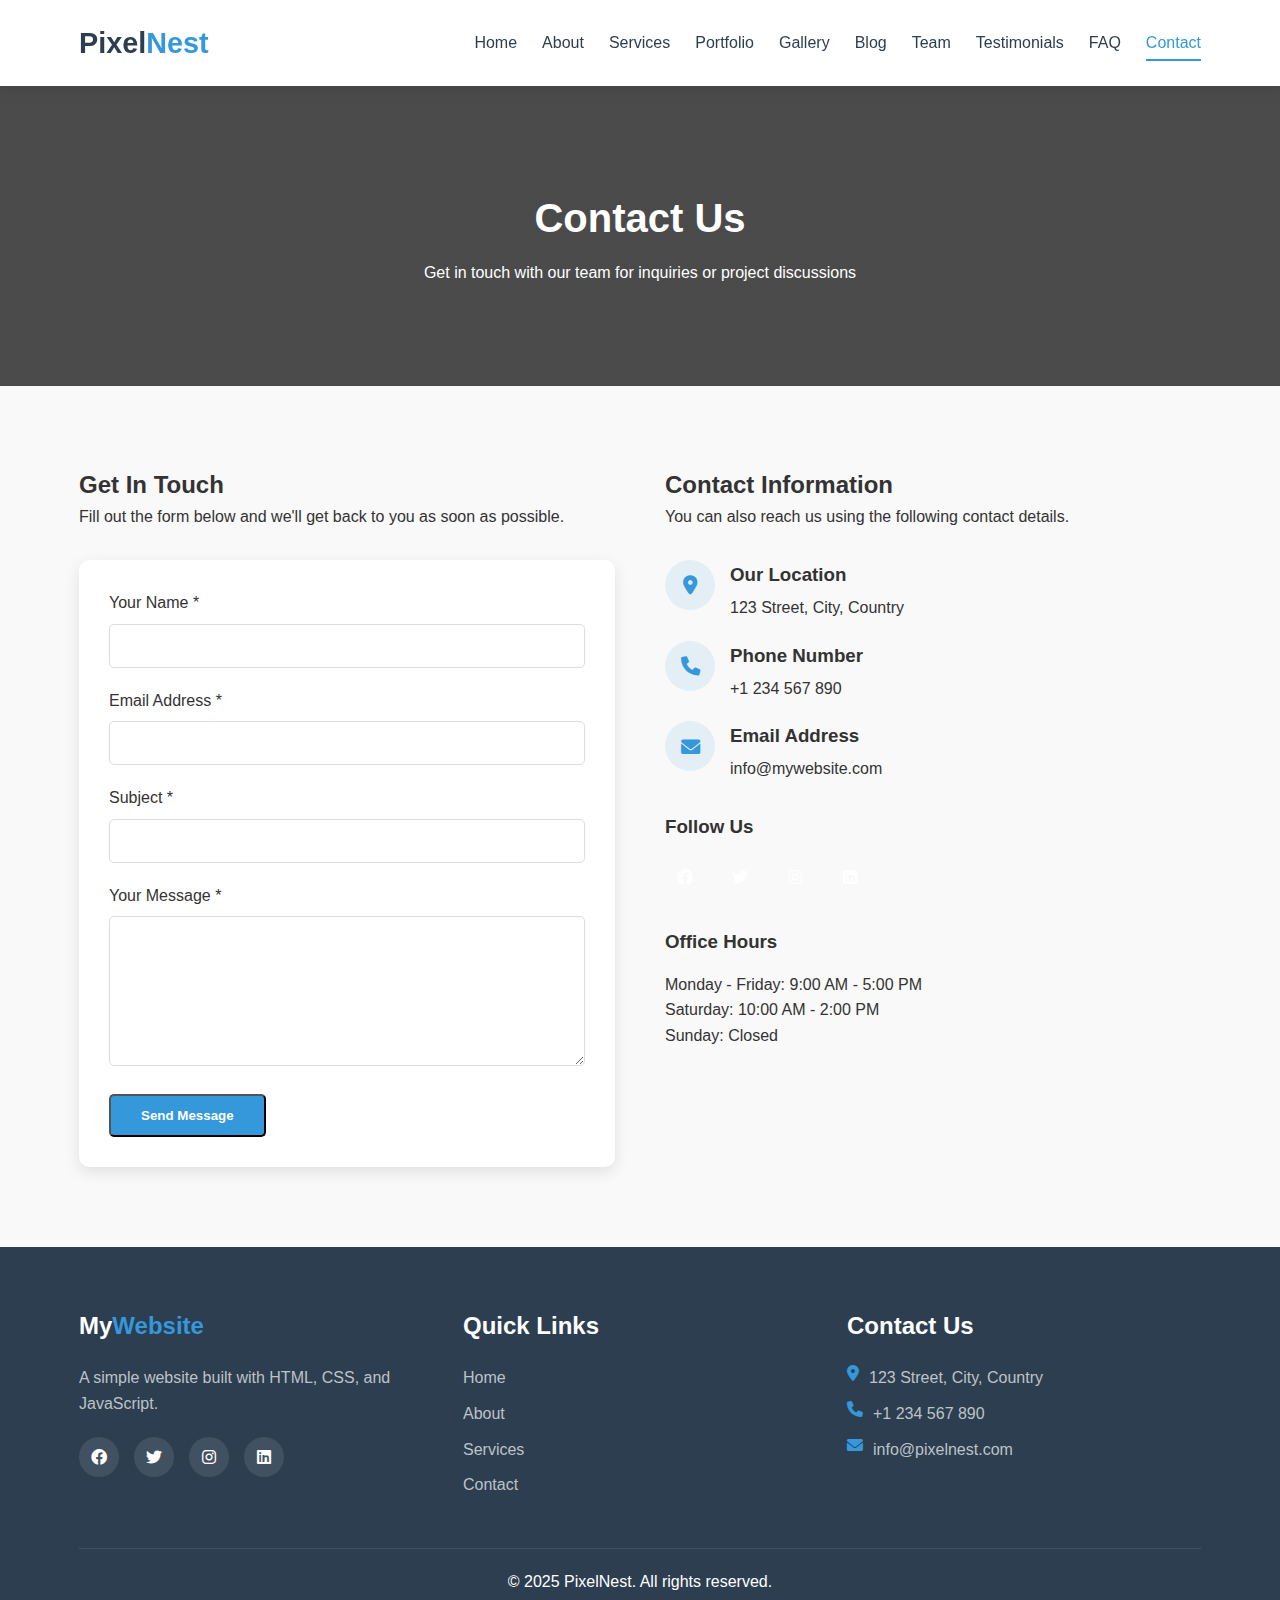
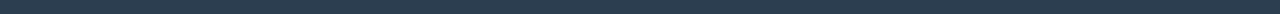
<file: contact.html>
<!DOCTYPE html>
<html lang="en">
  <head>
    <meta charset="UTF-8" />
    <meta name="viewport" content="width=device-width, initial-scale=1.0" />
    <title>Contact Us - PixelNest</title>
    <link rel="stylesheet" href="styles.css">
<script src="script.js" defer></script>
    <link
      rel="stylesheet"
      href="https://cdnjs.cloudflare.com/ajax/libs/font-awesome/6.0.0-beta3/css/all.min.css"
    />
  </head>
  <body>
    <header>
      <div class="container">
        <a href="index.html" class="logo">Pixel<span>Nest</span></a>
        <button class="mobile-menu-btn">
          <i class="fas fa-bars"></i>
        </button>
        <nav>
          <ul>
            <li><a href="index.html">Home</a></li>
            <li><a href="about.html">About</a></li>
            <li><a href="services.html">Services</a></li>
            <li><a href="portfolio.html">Portfolio</a></li>
            <li><a href="gallery.html">Gallery</a></li>
            <li><a href="blog.html">Blog</a></li>
            <li><a href="team.html">Team</a></li>
            <li><a href="testimonials.html">Testimonials</a></li>
            <li><a href="faq.html">FAQ</a></li>
            <li><a href="contact.html" class="active">Contact</a></li>
          </ul>
        </nav>
      </div>
    </header>

    <main>
      <section class="page-header">
        <div class="container">
          <h1>Contact Us</h1>
          <p>Get in touch with our team for inquiries or project discussions</p>
        </div>
      </section>

      <section class="page-content">
        <div class="container">
          <div style="display: grid; grid-template-columns: 1fr 1fr; gap: 50px">
            <div>
              <h2>Get In Touch</h2>
              <p style="margin-bottom: 30px">
                Fill out the form below and we'll get back to you as soon as
                possible.
              </p>

              <form id="contact-form" class="contact-form">
                <div class="form-group">
                  <label for="name">Your Name *</label>
                  <input type="text" id="name" class="form-control" required />
                </div>
                <div class="form-group">
                  <label for="email">Email Address *</label>
                  <input
                    type="email"
                    id="email"
                    class="form-control"
                    required
                  />
                </div>
                <div class="form-group">
                  <label for="subject">Subject *</label>
                  <input
                    type="text"
                    id="subject"
                    class="form-control"
                    required
                  />
                </div>
                <div class="form-group">
                  <label for="message">Your Message *</label>
                  <textarea
                    id="message"
                    class="form-control"
                    rows="5"
                    required
                  ></textarea>
                </div>
                <button type="submit" class="btn primary-btn">
                  Send Message
                </button>
              </form>
            </div>
            <div>
              <h2>Contact Information</h2>
              <p style="margin-bottom: 30px">
                You can also reach us using the following contact details.
              </p>

              <div style="margin-bottom: 30px">
                <div style="display: flex; margin-bottom: 20px">
                  <div
                    style="
                      margin-right: 15px;
                      width: 50px;
                      height: 50px;
                      background-color: rgba(52, 152, 219, 0.1);
                      border-radius: 50%;
                      display: flex;
                      align-items: center;
                      justify-content: center;
                      color: #3498db;
                      font-size: 1.2rem;
                    "
                  >
                    <i class="fas fa-map-marker-alt"></i>
                  </div>
                  <div>
                    <h3 style="margin-bottom: 5px">Our Location</h3>
                    <p>123 Street, City, Country</p>
                  </div>
                </div>

                <div style="display: flex; margin-bottom: 20px">
                  <div
                    style="
                      margin-right: 15px;
                      width: 50px;
                      height: 50px;
                      background-color: rgba(52, 152, 219, 0.1);
                      border-radius: 50%;
                      display: flex;
                      align-items: center;
                      justify-content: center;
                      color: #3498db;
                      font-size: 1.2rem;
                    "
                  >
                    <i class="fas fa-phone"></i>
                  </div>
                  <div>
                    <h3 style="margin-bottom: 5px">Phone Number</h3>
                    <p>+1 234 567 890</p>
                  </div>
                </div>

                <div style="display: flex">
                  <div
                    style="
                      margin-right: 15px;
                      width: 50px;
                      height: 50px;
                      background-color: rgba(52, 152, 219, 0.1);
                      border-radius: 50%;
                      display: flex;
                      align-items: center;
                      justify-content: center;
                      color: #3498db;
                      font-size: 1.2rem;
                    "
                  >
                    <i class="fas fa-envelope"></i>
                  </div>
                  <div>
                    <h3 style="margin-bottom: 5px">Email Address</h3>
                    <p>info@mywebsite.com</p>
                  </div>
                </div>
              </div>

              <h3 style="margin-bottom: 15px">Follow Us</h3>
              <div class="social-links" style="margin-bottom: 30px">
                <a href="#"><i class="fab fa-facebook"></i></a>
                <a href="#"><i class="fab fa-twitter"></i></a>
                <a href="#"><i class="fab fa-instagram"></i></a>
                <a href="#"><i class="fab fa-linkedin"></i></a>
              </div>

              <div>
                <h3 style="margin-bottom: 15px">Office Hours</h3>
                <p>Monday - Friday: 9:00 AM - 5:00 PM</p>
                <p>Saturday: 10:00 AM - 2:00 PM</p>
                <p>Sunday: Closed</p>
              </div>
            </div>
          </div>
        </div>
      </section>
    </main>

    <footer>
      <div class="container">
        <div class="footer-content">
          <div class="footer-column">
            <h3>My<span>Website</span></h3>
            <p>A simple website built with HTML, CSS, and JavaScript.</p>
            <div class="social-links">
              <a href="#"><i class="fab fa-facebook"></i></a>
              <a href="#"><i class="fab fa-twitter"></i></a>
              <a href="#"><i class="fab fa-instagram"></i></a>
              <a href="#"><i class="fab fa-linkedin"></i></a>
            </div>
          </div>
          <div class="footer-column">
            <h3>Quick Links</h3>
            <ul>
              <li><a href="index.html">Home</a></li>
              <li><a href="about.html">About</a></li>
              <li><a href="services.html">Services</a></li>
              <li><a href="contact.html">Contact</a></li>
            </ul>
          </div>
          <div class="footer-column">
            <h3>Contact Us</h3>
            <ul class="contact-info">
              <li>
                <i class="fas fa-map-marker-alt"></i> 123 Street, City, Country
              </li>
              <li><i class="fas fa-phone"></i> +1 234 567 890</li>
              <li><i class="fas fa-envelope"></i> info@pixelnest.com</li>
            </ul>
          </div>
        </div>
        <div class="footer-bottom">
          <p>&copy; 2025 PixelNest. All rights reserved.</p>
        </div>
      </div>
    </footer>
  </body>
</html>
</file>
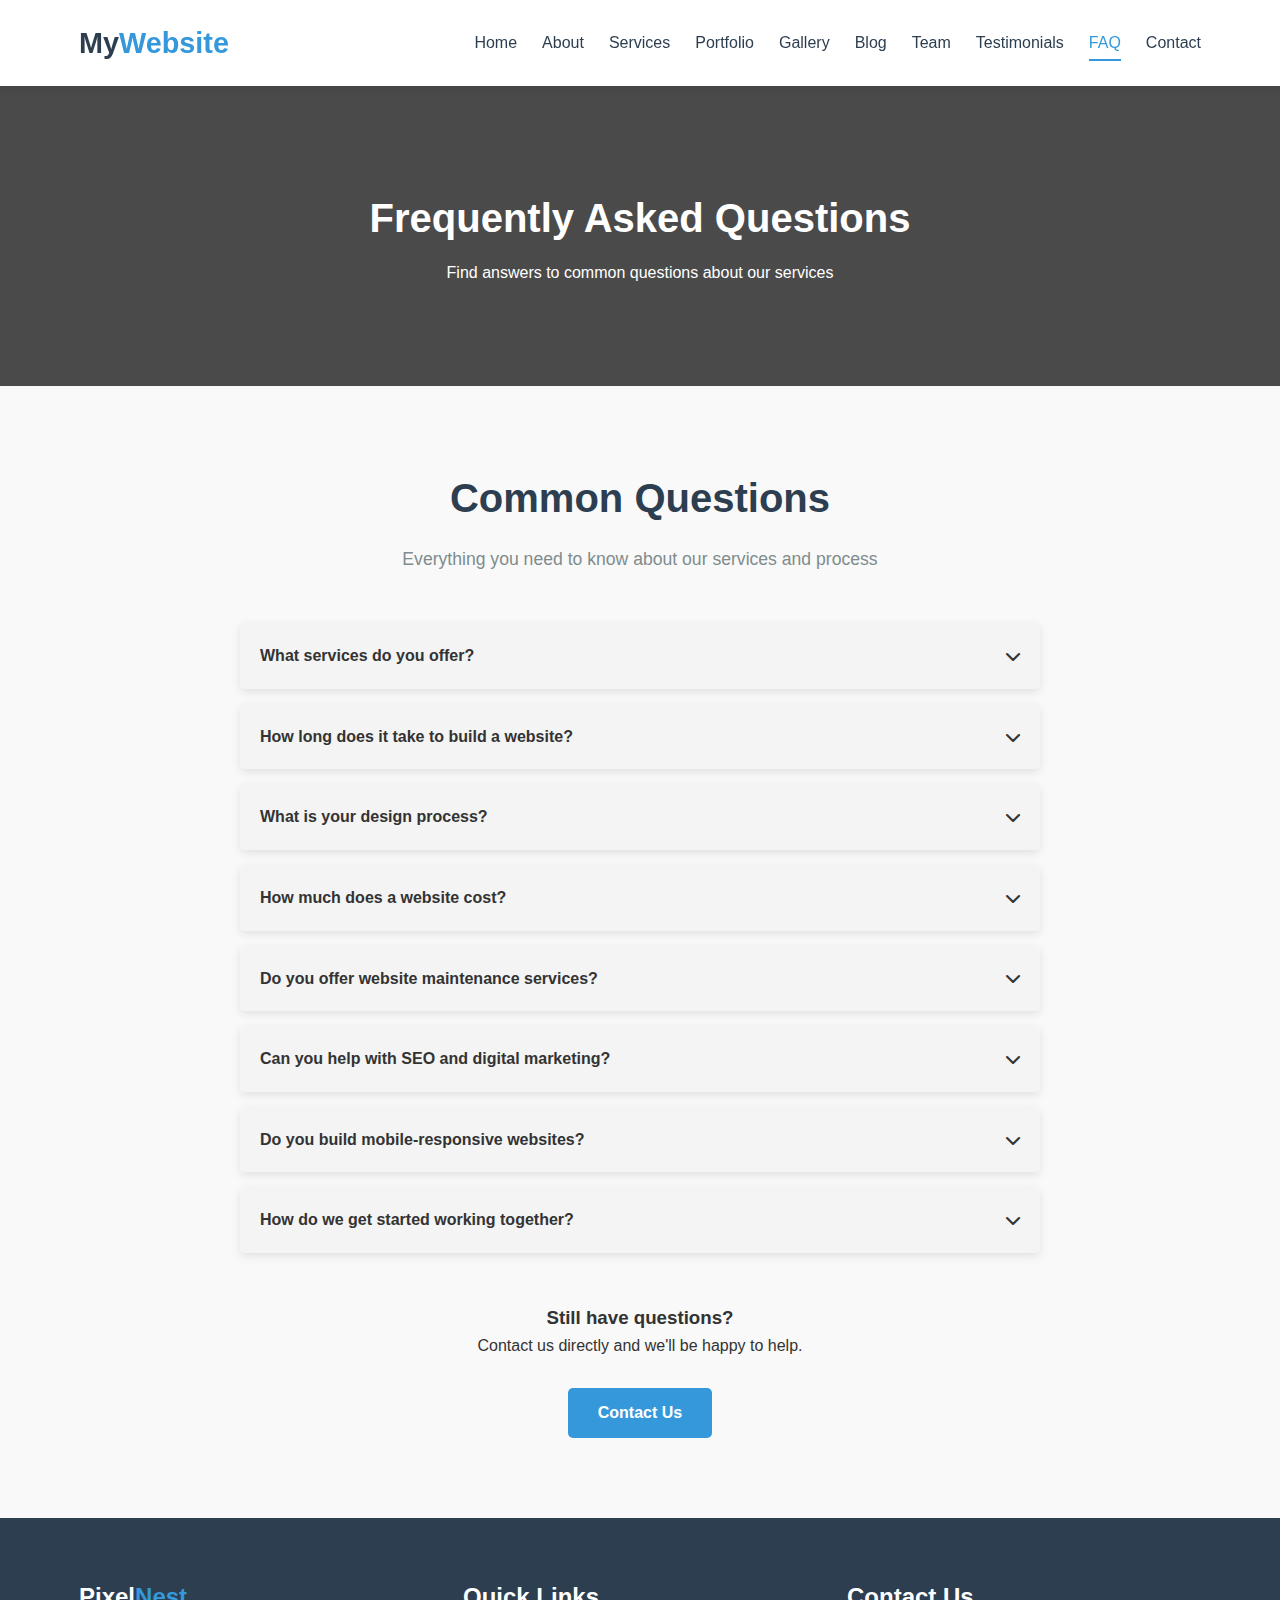
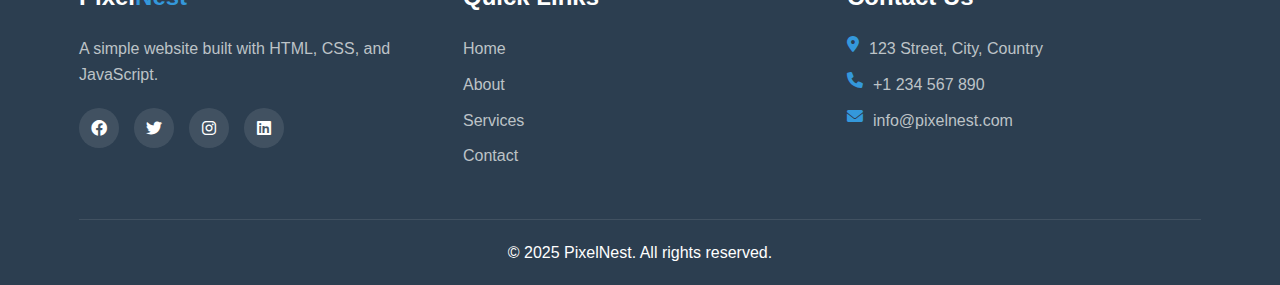
<file: faq.html>
<!DOCTYPE html>
<html lang="en">
  <head>
    <meta charset="UTF-8" />
    <meta name="viewport" content="width=device-width, initial-scale=1.0" />
    <title>FAQ - PixelNest</title>
    <link rel="stylesheet" href="styles.css">
<script src="script.js" defer></script>
    <link
      rel="stylesheet"
      href="https://cdnjs.cloudflare.com/ajax/libs/font-awesome/6.0.0-beta3/css/all.min.css"
    />
  </head>
  <body>
    <header>
      <div class="container">
        <a href="index.html" class="logo">My<span>Website</span></a>
        <button class="mobile-menu-btn">
          <i class="fas fa-bars"></i>
        </button>
        <nav>
          <ul>
            <li><a href="index.html">Home</a></li>
            <li><a href="about.html">About</a></li>
            <li><a href="services.html">Services</a></li>
            <li><a href="portfolio.html">Portfolio</a></li>
            <li><a href="gallery.html">Gallery</a></li>
            <li><a href="blog.html">Blog</a></li>
            <li><a href="team.html">Team</a></li>
            <li><a href="testimonials.html">Testimonials</a></li>
            <li><a href="faq.html" class="active">FAQ</a></li>
            <li><a href="contact.html">Contact</a></li>
          </ul>
        </nav>
      </div>
    </header>

    <main>
      <section class="page-header">
        <div class="container">
          <h1>Frequently Asked Questions</h1>
          <p>Find answers to common questions about our services</p>
        </div>
      </section>

      <section class="page-content">
        <div class="container">
          <div class="section-title">
            <h2>Common Questions</h2>
            <p>Everything you need to know about our services and process</p>
          </div>

          <div style="max-width: 800px; margin: 0 auto">
            <div class="faq-item">
              <div class="faq-question">
                <span>What services do you offer?</span>
                <i class="fas fa-chevron-down"></i>
              </div>
              <div class="faq-answer">
                <p>
                  We offer a comprehensive range of web design and development
                  services, including website creation, mobile app development,
                  e-commerce solutions, SEO optimization, graphic design, and
                  digital marketing. Our team specializes in creating custom
                  solutions tailored to your specific needs and business goals.
                </p>
              </div>
            </div>

            <div class="faq-item">
              <div class="faq-question">
                <span>How long does it take to build a website?</span>
                <i class="fas fa-chevron-down"></i>
              </div>
              <div class="faq-answer">
                <p>
                  The timeline for building a website varies depending on the
                  complexity and scope of the project. A simple website might
                  take 2-4 weeks, while more complex sites with custom
                  functionality could take 8-12 weeks or more. During our
                  initial consultation, we'll provide you with a more accurate
                  timeline based on your specific requirements.
                </p>
              </div>
            </div>

            <div class="faq-item">
              <div class="faq-question">
                <span>What is your design process?</span>
                <i class="fas fa-chevron-down"></i>
              </div>
              <div class="faq-answer">
                <p>
                  Our design process typically includes the following steps:<br />
                  1. Discovery - We learn about your business, objectives, and
                  target audience.<br />
                  2. Planning - We create a sitemap and wireframes to outline
                  the structure and layout.<br />
                  3. Design - We develop visual mockups for your approval.<br />
                  4. Development - We build the website using clean, efficient
                  code.<br />
                  5. Testing - We ensure everything works correctly across all
                  devices and browsers.<br />
                  6. Launch - We deploy your website and provide training on how
                  to use it.<br />
                  7. Maintenance - We offer ongoing support and updates as
                  needed.
                </p>
              </div>
            </div>

            <div class="faq-item">
              <div class="faq-question">
                <span>How much does a website cost?</span>
                <i class="fas fa-chevron-down"></i>
              </div>
              <div class="faq-answer">
                <p>
                  Website costs vary widely depending on your specific needs,
                  features, and complexity. A basic informational website might
                  start at a few thousand dollars, while more complex e-commerce
                  or custom web applications can cost significantly more. We
                  provide detailed quotes after understanding your project
                  requirements, and we're transparent about all costs involved.
                </p>
              </div>
            </div>

            <div class="faq-item">
              <div class="faq-question">
                <span>Do you offer website maintenance services?</span>
                <i class="fas fa-chevron-down"></i>
              </div>
              <div class="faq-answer">
                <p>
                  Yes, we offer ongoing website maintenance services to keep
                  your site secure, up-to-date, and performing optimally. Our
                  maintenance packages typically include regular updates,
                  security monitoring, backup services, performance
                  optimization, and technical support. We can tailor a
                  maintenance plan to suit your specific needs and budget.
                </p>
              </div>
            </div>

            <div class="faq-item">
              <div class="faq-question">
                <span>Can you help with SEO and digital marketing?</span>
                <i class="fas fa-chevron-down"></i>
              </div>
              <div class="faq-answer">
                <p>
                  Absolutely! We offer comprehensive SEO and digital marketing
                  services to help improve your website's visibility in search
                  engines and drive more traffic. Our services include keyword
                  research, on-page optimization, content strategy, link
                  building, and performance tracking. We also provide social
                  media marketing, email marketing, and paid advertising
                  management to help you reach and engage your target audience.
                </p>
              </div>
            </div>

            <div class="faq-item">
              <div class="faq-question">
                <span>Do you build mobile-responsive websites?</span>
                <i class="fas fa-chevron-down"></i>
              </div>
              <div class="faq-answer">
                <p>
                  Yes, all the websites we build are fully responsive and
                  optimized for mobile devices. With mobile traffic accounting
                  for more than half of all web traffic, it's essential that
                  your website provides a great user experience on smartphones
                  and tablets. We test all our sites across various devices and
                  screen sizes to ensure they look and function perfectly
                  everywhere.
                </p>
              </div>
            </div>

            <div class="faq-item">
              <div class="faq-question">
                <span>How do we get started working together?</span>
                <i class="fas fa-chevron-down"></i>
              </div>
              <div class="faq-answer">
                <p>
                  Getting started is easy! Simply contact us through our
                  website, by phone, or by email to schedule an initial
                  consultation. During this meeting, we'll discuss your project
                  goals, requirements, timeline, and budget. After gathering
                  this information, we'll provide you with a detailed proposal
                  outlining our recommended approach and costs. Once you approve
                  the proposal, we'll begin the discovery phase of the project.
                </p>
              </div>
            </div>
          </div>

          <div style="text-align: center; margin-top: 50px">
            <h3>Still have questions?</h3>
            <p style="margin-bottom: 30px">
              Contact us directly and we'll be happy to help.
            </p>
            <a href="contact.html" class="btn primary-btn">Contact Us</a>
          </div>
        </div>
      </section>
    </main>

    <footer>
      <div class="container">
        <div class="footer-content">
          <div class="footer-column">
            <h3>Pixel<span>Nest</span></h3>
            <p>A simple website built with HTML, CSS, and JavaScript.</p>
            <div class="social-links">
              <a href="#"><i class="fab fa-facebook"></i></a>
              <a href="#"><i class="fab fa-twitter"></i></a>
              <a href="#"><i class="fab fa-instagram"></i></a>
              <a href="#"><i class="fab fa-linkedin"></i></a>
            </div>
          </div>
          <div class="footer-column">
            <h3>Quick Links</h3>
            <ul>
              <li><a href="index.html">Home</a></li>
              <li><a href="about.html">About</a></li>
              <li><a href="services.html">Services</a></li>
              <li><a href="contact.html">Contact</a></li>
            </ul>
          </div>
          <div class="footer-column">
            <h3>Contact Us</h3>
            <ul class="contact-info">
              <li>
                <i class="fas fa-map-marker-alt"></i> 123 Street, City, Country
              </li>
              <li><i class="fas fa-phone"></i> +1 234 567 890</li>
              <li><i class="fas fa-envelope"></i> info@pixelnest.com</li>
            </ul>
          </div>
        </div>
        <div class="footer-bottom">
          <p>&copy; 2025 PixelNest. All rights reserved.</p>
        </div>
      </div>
    </footer>
  </body>
</html>
</file>
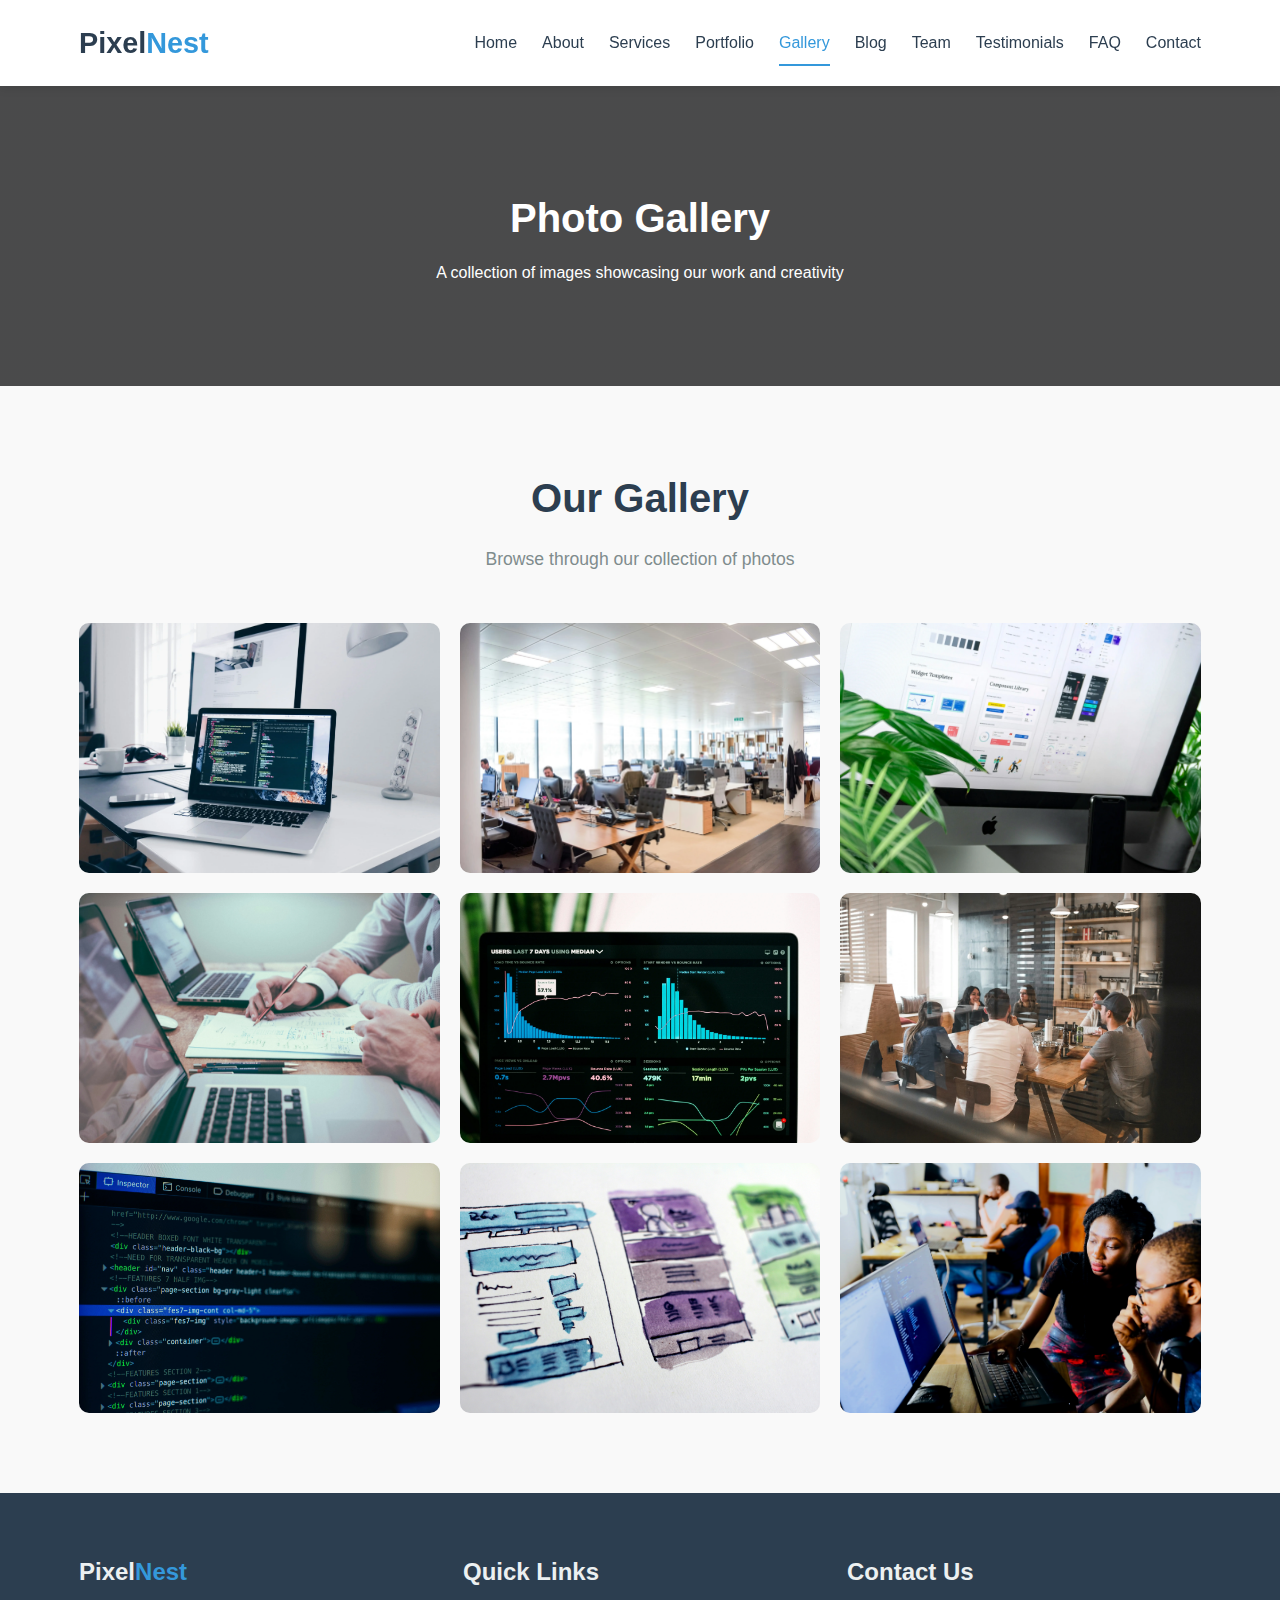
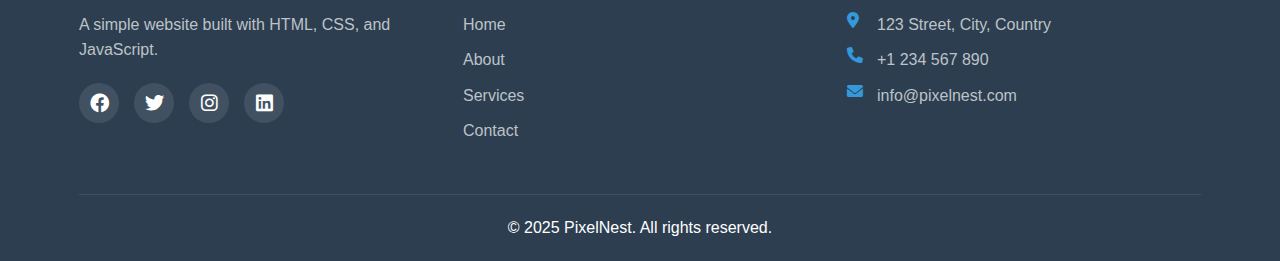
<file: gallery.html>
<!DOCTYPE html>
<html lang="en">
<head>
  <meta charset="UTF-8">
  <meta name="viewport" content="width=device-width, initial-scale=1.0">
  <title>Gallery - PixelNest</title>
  <link rel="stylesheet" href="assets/min.css/gallery.css">
  <link rel="stylesheet" href="styles.css">
  <script src="script.js" defer></script>
  <link rel="stylesheet" href="https://cdnjs.cloudflare.com/ajax/libs/font-awesome/6.0.0-beta3/css/all.min.css">
</head>
<body>
  <header>
    <div class="container">
      <a href="index.html" class="logo">Pixel<span>Nest</span></a>
      <button class="mobile-menu-btn">
        <i class="fas fa-bars"></i>
      </button>
      <nav>
        <ul>
          <li><a href="index.html">Home</a></li>
          <li><a href="about.html">About</a></li>
          <li><a href="services.html">Services</a></li>
          <li><a href="portfolio.html">Portfolio</a></li>
          <li><a href="gallery.html" class="active">Gallery</a></li>
          <li><a href="blog.html">Blog</a></li>
          <li><a href="team.html">Team</a></li>
          <li><a href="testimonials.html">Testimonials</a></li>
          <li><a href="faq.html">FAQ</a></li>
          <li><a href="contact.html">Contact</a></li>
        </ul>
      </nav>
    </div>
  </header>

  <main>
    <section class="page-header">
      <div class="container">
        <h1>Photo Gallery</h1>
        <p>A collection of images showcasing our work and creativity</p>
      </div>
    </section>

    <section class="page-content">
      <div class="container">
        <div class="section-title">
          <h2>Our Gallery</h2>
          <p>Browse through our collection of photos</p>
        </div>

        <div class="image-grid">
          <div class="image-item">
            <img src="assets/images/gallery1.webp" alt="Coding Setup" loading="lazy">
          </div>
          <div class="image-item">
            <img src="assets/images/gallery2.webp" alt="Web Design" loading="lazy">
          </div>
          <div class="image-item">
            <img src="assets/images/gallery3.webp" alt="Team Meeting" loading="lazy">
          </div>
          <div class="image-item">
            <img src="assets/images/gallery4.webp" alt="Designing" loading="lazy">
          </div>
          <div class="image-item">
            <img src="assets/images/gallery5.webp" alt="Mobile App" loading="lazy">
          </div>
          <div class="image-item">
            <img src="assets/images/gallery6.webp" alt="Workspace" loading="lazy">
          </div>
          <div class="image-item">
            <img src="assets/images/gallery7.webp" alt="Team Collaboration" loading="lazy">
          </div>
          <div class="image-item">
            <img src="assets/images/gallery8.webp" alt="Website Design">
          </div>
          <div class="image-item">
            <img src="assets/images/gallery9.webp" alt="Design Process" loading="lazy">
          </div>
        </div>
      </div>
    </section>
  </main>

  <footer>
    <div class="container">
      <div class="footer-content">
        <div class="footer-column">
          <h3>Pixel<span>Nest</span></h3>
          <p>A simple website built with HTML, CSS, and JavaScript.</p>
          <div class="social-links">
            <a href="#"><i class="fab fa-facebook"></i></a>
            <a href="#"><i class="fab fa-twitter"></i></a>
            <a href="#"><i class="fab fa-instagram"></i></a>
            <a href="#"><i class="fab fa-linkedin"></i></a>
          </div>
        </div>
        <div class="footer-column">
          <h3>Quick Links</h3>
          <ul>
            <li><a href="index.html">Home</a></li>
            <li><a href="about.html">About</a></li>
            <li><a href="services.html">Services</a></li>
            <li><a href="contact.html">Contact</a></li>
          </ul>
        </div>
        <div class="footer-column">
          <h3>Contact Us</h3>
          <ul class="contact-info">
            <li><i class="fas fa-map-marker-alt"></i> 123 Street, City, Country</li>
            <li><i class="fas fa-phone"></i> +1 234 567 890</li>
            <li><i class="fas fa-envelope"></i> info@pixelnest.com</li>
          </ul>
        </div>
      </div>
      <div class="footer-bottom">
        <p>&copy; 2025 PixelNest. All rights reserved.</p>
      </div>
    </div>
  </footer>
</body>
</html>
</file>
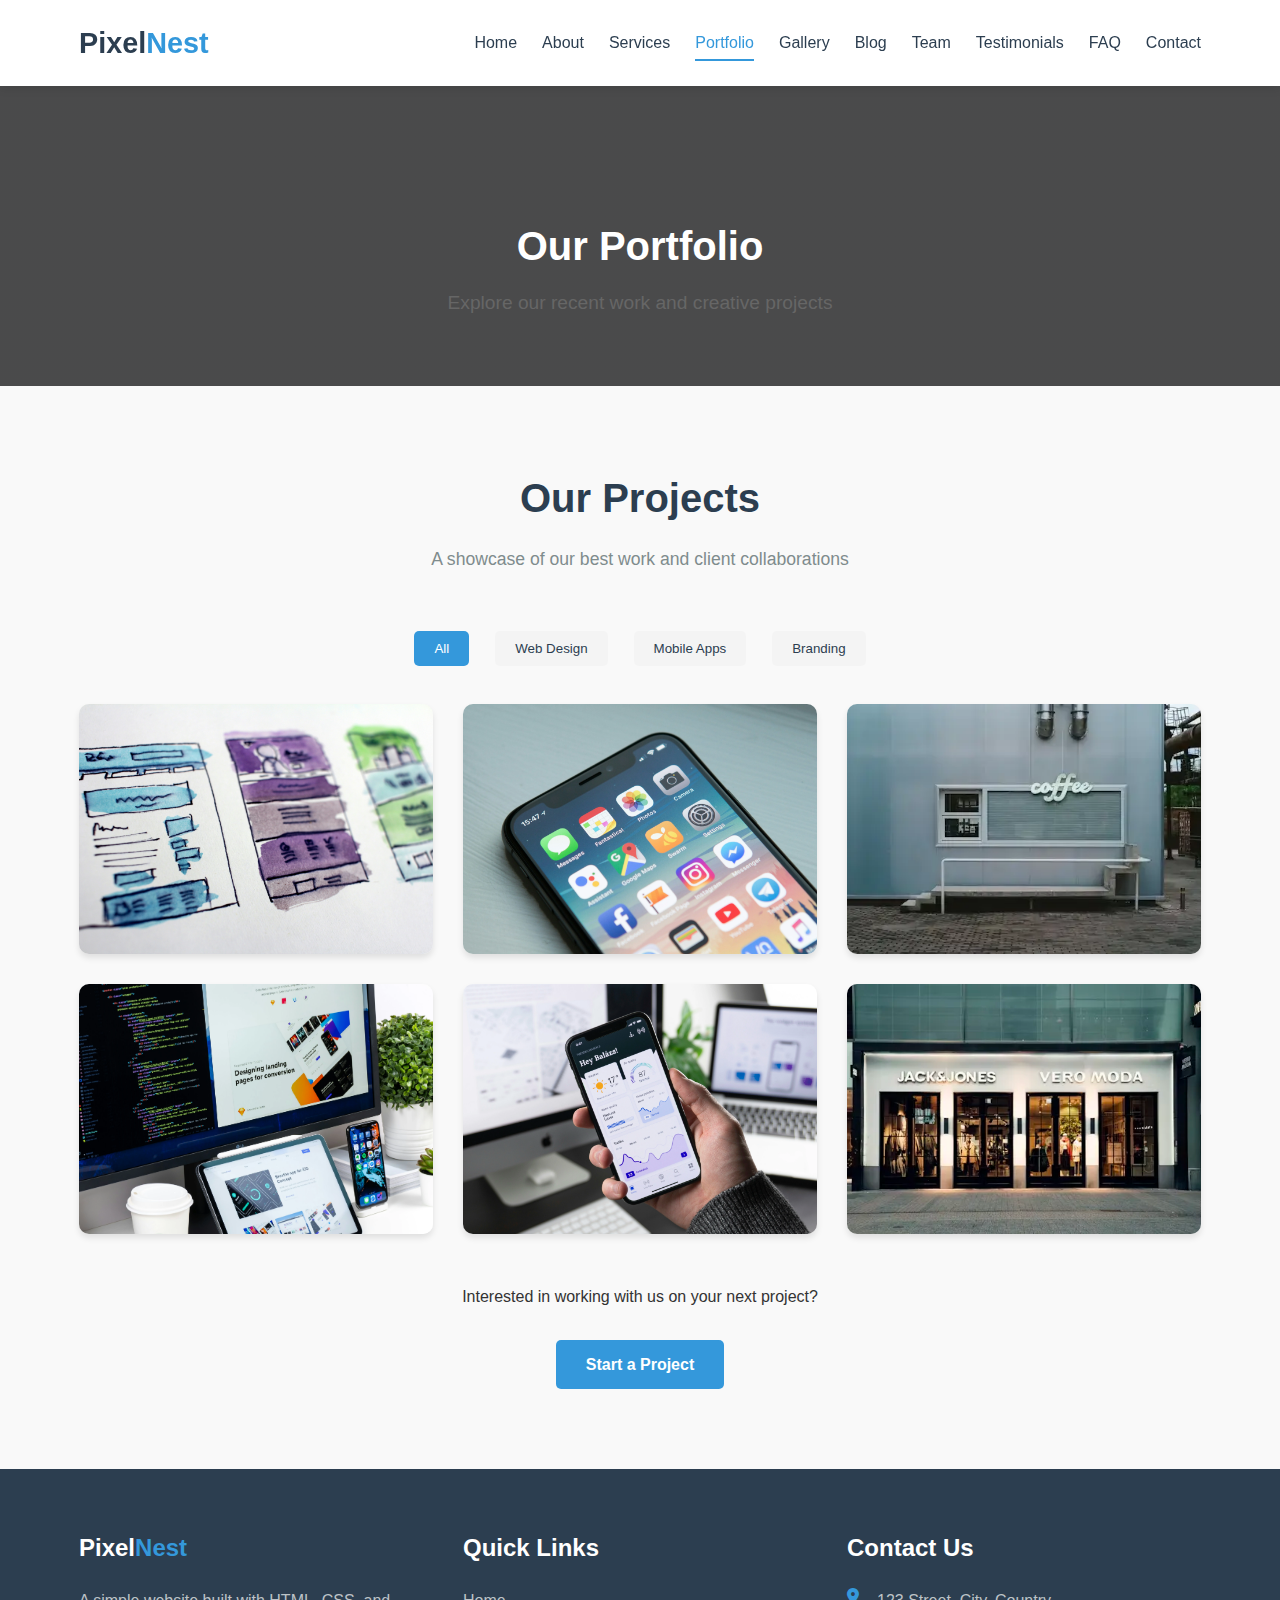
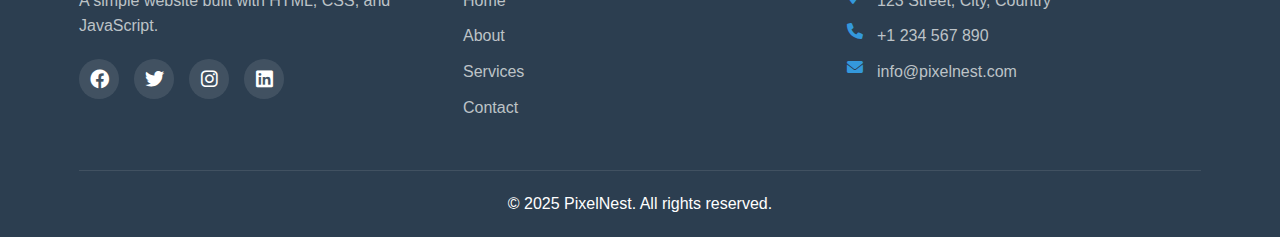
<file: portfolio.html>
<!DOCTYPE html>
<html lang="en">
<head>
  <meta charset="UTF-8">
  <meta name="viewport" content="width=device-width, initial-scale=1.0">
  <title>Portfolio - PixelNest</title>
  <link rel="stylesheet" href="assets/min.css/portfolio.css">
  <link rel="stylesheet" href="styles.css">
  <script src="script.js" defer></script>
  <link rel="stylesheet" href="https://cdnjs.cloudflare.com/ajax/libs/font-awesome/6.0.0-beta3/css/all.min.css">
</head>
<body>
  <header>
    <div class="container">
      <a href="index.html" class="logo">Pixel<span>Nest</span></a>
      <button class="mobile-menu-btn"><i class="fas fa-bars"></i></button>
      <nav>
        <ul>
          <li><a href="index.html">Home</a></li>
          <li><a href="about.html">About</a></li>
          <li><a href="services.html">Services</a></li>
          <li><a href="portfolio.html" class="active">Portfolio</a></li>
          <li><a href="gallery.html">Gallery</a></li>
          <li><a href="blog.html">Blog</a></li>
          <li><a href="team.html">Team</a></li>
          <li><a href="testimonials.html">Testimonials</a></li>
          <li><a href="faq.html">FAQ</a></li>
          <li><a href="contact.html">Contact</a></li>
        </ul>
      </nav>
    </div>
  </header>

  <main>
    <section class="page-header">
      <div class="container">
        <h1>Our Portfolio</h1>
        <p>Explore our recent work and creative projects</p>
      </div>
    </section>

    <section class="page-content">
      <div class="container">
        <div class="section-title">
          <h2>Our Projects</h2>
          <p>A showcase of our best work and client collaborations</p>
        </div>

        <div class="portfolio-filter">
          <button class="filter-btn active" data-filter="all">All</button>
          <button class="filter-btn" data-filter="web">Web Design</button>
          <button class="filter-btn" data-filter="mobile">Mobile Apps</button>
          <button class="filter-btn" data-filter="branding">Branding</button>
        </div>

        <div class="portfolio-grid">
          <div class="portfolio-item web">
            <img src="assets/images/portfolio1.webp" alt="E-commerce Website" loading="lazy">
            <div class="portfolio-overlay">
              <h3>E-commerce Website</h3>
              <p>Web Design, Development</p>
              <a href="#" class="btn secondary-btn">View Details</a>
            </div>
          </div>

          <div class="portfolio-item mobile">
            <img src="assets/images/portfolio2.webp" alt="Fitness App"  loading="lazy">
            <div class="portfolio-overlay">
              <h3>Fitness App</h3>
              <p>Mobile Development</p>
              <a href="#" class="btn secondary-btn">View Details</a>
            </div>
          </div>

          <div class="portfolio-item branding">
            <img src="assets/images/portfolio3.webp" alt="Cafe Branding" loading="lazy">
            <div class="portfolio-overlay">
              <h3>Cafe Branding</h3>
              <p>Branding, Design</p>
              <a href="#" class="btn secondary-btn">View Details</a>
            </div>
          </div>

          <div class="portfolio-item web">
            <img src="assets/images/portfolio4.webp" alt="Portfolio Website" loading="lazy">
            <div class="portfolio-overlay">
              <h3>Portfolio Website</h3>
              <p>Web Design</p>
              <a href="#" class="btn secondary-btn">View Details</a>
            </div>
          </div>

          <div class="portfolio-item mobile">
            <img src="assets/images/portfolio5.webp" alt="Travel App" loading="lazy">
            <div class="portfolio-overlay">
              <h3>Travel App</h3>
              <p>Mobile Development</p>
              <a href="#" class="btn secondary-btn">View Details</a>
            </div>
          </div>

          <div class="portfolio-item branding">
            <img src="assets/images/portfolio6.webp" alt="Fashion Brand" loading="lazy">
            <div class="portfolio-overlay">
              <h3>Fashion Brand</h3>
              <p>Branding, Marketing</p>
              <a href="#" class="btn secondary-btn">View Details</a>
            </div>
          </div>
        </div>

        <div class="cta-section">
          <p>Interested in working with us on your next project?</p>
          <a href="contact.html" class="btn primary-btn">Start a Project</a>
        </div>
      </div>
    </section>
  </main>

  <footer>
    <div class="container">
      <div class="footer-content">
        <div class="footer-column">
          <h3>Pixel<span>Nest</span></h3>
          <p>A simple website built with HTML, CSS, and JavaScript.</p>
          <div class="social-links">
            <a href="#"><i class="fab fa-facebook"></i></a>
            <a href="#"><i class="fab fa-twitter"></i></a>
            <a href="#"><i class="fab fa-instagram"></i></a>
            <a href="#"><i class="fab fa-linkedin"></i></a>
          </div>
        </div>
        <div class="footer-column">
          <h3>Quick Links</h3>
          <ul>
            <li><a href="index.html">Home</a></li>
            <li><a href="about.html">About</a></li>
            <li><a href="services.html">Services</a></li>
            <li><a href="contact.html">Contact</a></li>
          </ul>
        </div>
        <div class="footer-column">
          <h3>Contact Us</h3>
          <ul class="contact-info">
            <li><i class="fas fa-map-marker-alt"></i> 123 Street, City, Country</li>
            <li><i class="fas fa-phone"></i> +1 234 567 890</li>
            <li><i class="fas fa-envelope"></i> info@pixelnest.com</li>
          </ul>
        </div>
      </div>
      <div class="footer-bottom">
        <p>&copy; 2025 PixelNest. All rights reserved.</p>
      </div>
    </div>
  </footer>
</body>
</html>
</file>
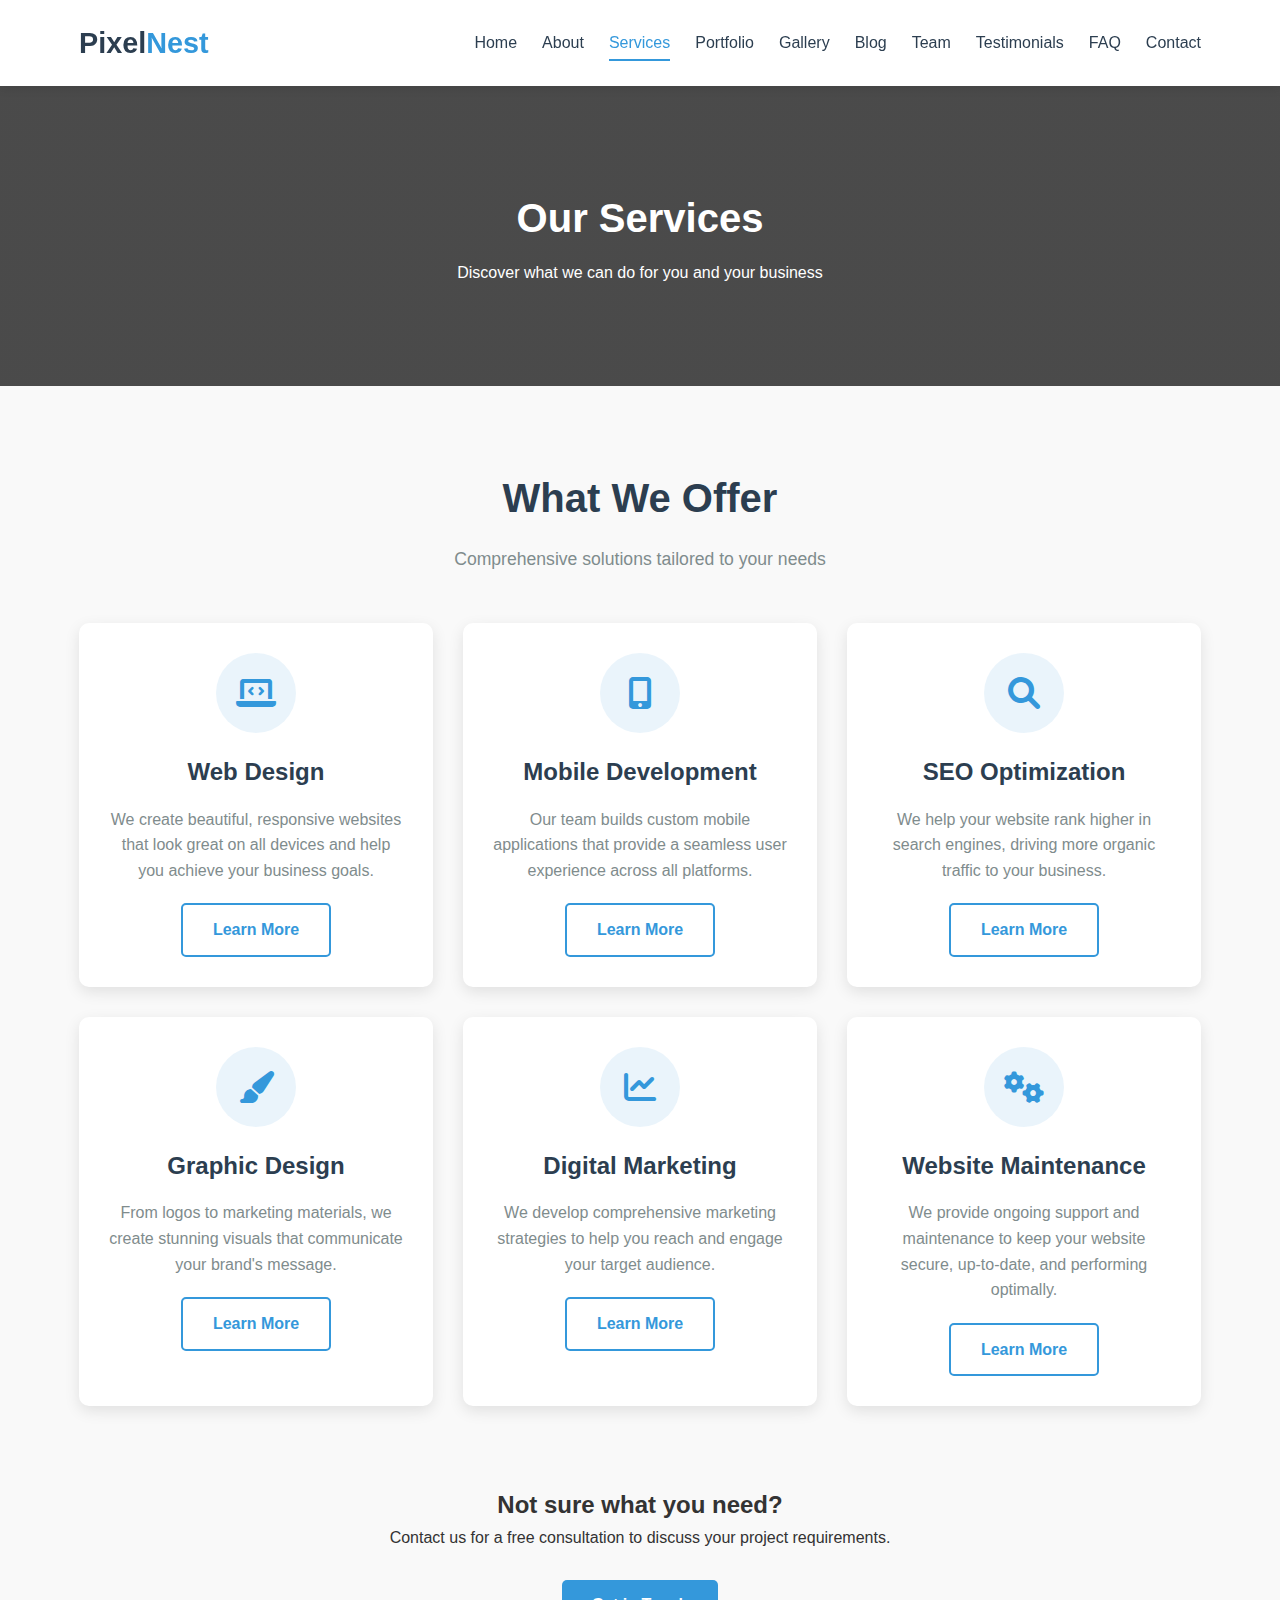
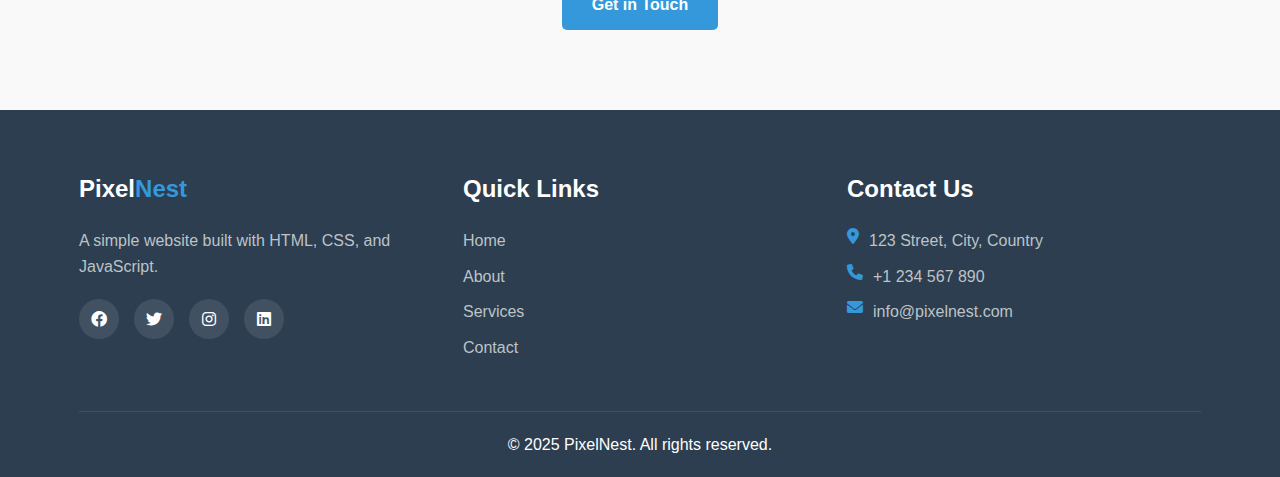
<file: services.html>
<!DOCTYPE html>
<html lang="en">
  <head>
    <meta charset="UTF-8" />
    <meta name="viewport" content="width=device-width, initial-scale=1.0" />
    <title>Services - PixelNest</title>
    <link rel="stylesheet" href="styles.css">
<script src="script.js" defer></script>
    <link
      rel="stylesheet"
      href="https://cdnjs.cloudflare.com/ajax/libs/font-awesome/6.0.0-beta3/css/all.min.css"
    />
  </head>
  <body>
    <header>
      <div class="container">
        <a href="index.html" class="logo">Pixel<span>Nest</span></a>
        <button class="mobile-menu-btn">
          <i class="fas fa-bars"></i>
        </button>
        <nav>
          <ul>
            <li><a href="index.html">Home</a></li>
            <li><a href="about.html">About</a></li>
            <li><a href="services.html" class="active">Services</a></li>
            <li><a href="portfolio.html">Portfolio</a></li>
            <li><a href="gallery.html">Gallery</a></li>
            <li><a href="blog.html">Blog</a></li>
            <li><a href="team.html">Team</a></li>
            <li><a href="testimonials.html">Testimonials</a></li>
            <li><a href="faq.html">FAQ</a></li>
            <li><a href="contact.html">Contact</a></li>
          </ul>
        </nav>
      </div>
    </header>

    <main>
      <section class="page-header">
        <div class="container">
          <h1>Our Services</h1>
          <p>Discover what we can do for you and your business</p>
        </div>
      </section>

      <section class="page-content">
        <div class="container">
          <div class="section-title">
            <h2>What We Offer</h2>
            <p>Comprehensive solutions tailored to your needs</p>
          </div>

          <div class="features-grid">
            <div class="service-card">
              <div class="service-icon">
                <i class="fas fa-laptop-code"></i>
              </div>
              <h3>Web Design</h3>
              <p>
                We create beautiful, responsive websites that look great on all
                devices and help you achieve your business goals.
              </p>
              <a href="#" class="btn secondary-btn">Learn More</a>
            </div>

            <div class="service-card">
              <div class="service-icon">
                <i class="fas fa-mobile-alt"></i>
              </div>
              <h3>Mobile Development</h3>
              <p>
                Our team builds custom mobile applications that provide a
                seamless user experience across all platforms.
              </p>
              <a href="#" class="btn secondary-btn">Learn More</a>
            </div>

            <div class="service-card">
              <div class="service-icon">
                <i class="fas fa-search"></i>
              </div>
              <h3>SEO Optimization</h3>
              <p>
                We help your website rank higher in search engines, driving more
                organic traffic to your business.
              </p>
              <a href="#" class="btn secondary-btn">Learn More</a>
            </div>

            <div class="service-card">
              <div class="service-icon">
                <i class="fas fa-paint-brush"></i>
              </div>
              <h3>Graphic Design</h3>
              <p>
                From logos to marketing materials, we create stunning visuals
                that communicate your brand's message.
              </p>
              <a href="#" class="btn secondary-btn">Learn More</a>
            </div>

            <div class="service-card">
              <div class="service-icon">
                <i class="fas fa-chart-line"></i>
              </div>
              <h3>Digital Marketing</h3>
              <p>
                We develop comprehensive marketing strategies to help you reach
                and engage your target audience.
              </p>
              <a href="#" class="btn secondary-btn">Learn More</a>
            </div>

            <div class="service-card">
              <div class="service-icon">
                <i class="fas fa-cogs"></i>
              </div>
              <h3>Website Maintenance</h3>
              <p>
                We provide ongoing support and maintenance to keep your website
                secure, up-to-date, and performing optimally.
              </p>
              <a href="#" class="btn secondary-btn">Learn More</a>
            </div>
          </div>

          <div style="margin-top: 80px; text-align: center">
            <h2>Not sure what you need?</h2>
            <p style="margin-bottom: 30px">
              Contact us for a free consultation to discuss your project
              requirements.
            </p>
            <a href="contact.html" class="btn primary-btn">Get in Touch</a>
          </div>
        </div>
      </section>
    </main>

    <footer>
      <div class="container">
        <div class="footer-content">
          <div class="footer-column">
            <h3>Pixel<span>Nest</span></h3>
            <p>A simple website built with HTML, CSS, and JavaScript.</p>
            <div class="social-links">
              <a href="#"><i class="fab fa-facebook"></i></a>
              <a href="#"><i class="fab fa-twitter"></i></a>
              <a href="#"><i class="fab fa-instagram"></i></a>
              <a href="#"><i class="fab fa-linkedin"></i></a>
            </div>
          </div>
          <div class="footer-column">
            <h3>Quick Links</h3>
            <ul>
              <li><a href="index.html">Home</a></li>
              <li><a href="about.html">About</a></li>
              <li><a href="services.html">Services</a></li>
              <li><a href="contact.html">Contact</a></li>
            </ul>
          </div>
          <div class="footer-column">
            <h3>Contact Us</h3>
            <ul class="contact-info">
              <li>
                <i class="fas fa-map-marker-alt"></i> 123 Street, City, Country
              </li>
              <li><i class="fas fa-phone"></i> +1 234 567 890</li>
              <li><i class="fas fa-envelope"></i> info@pixelnest.com</li>
            </ul>
          </div>
        </div>
        <div class="footer-bottom">
          <p>&copy; 2025 PixelNest. All rights reserved.</p>
        </div>
      </div>
    </footer>
  </body>
</html>
</file>
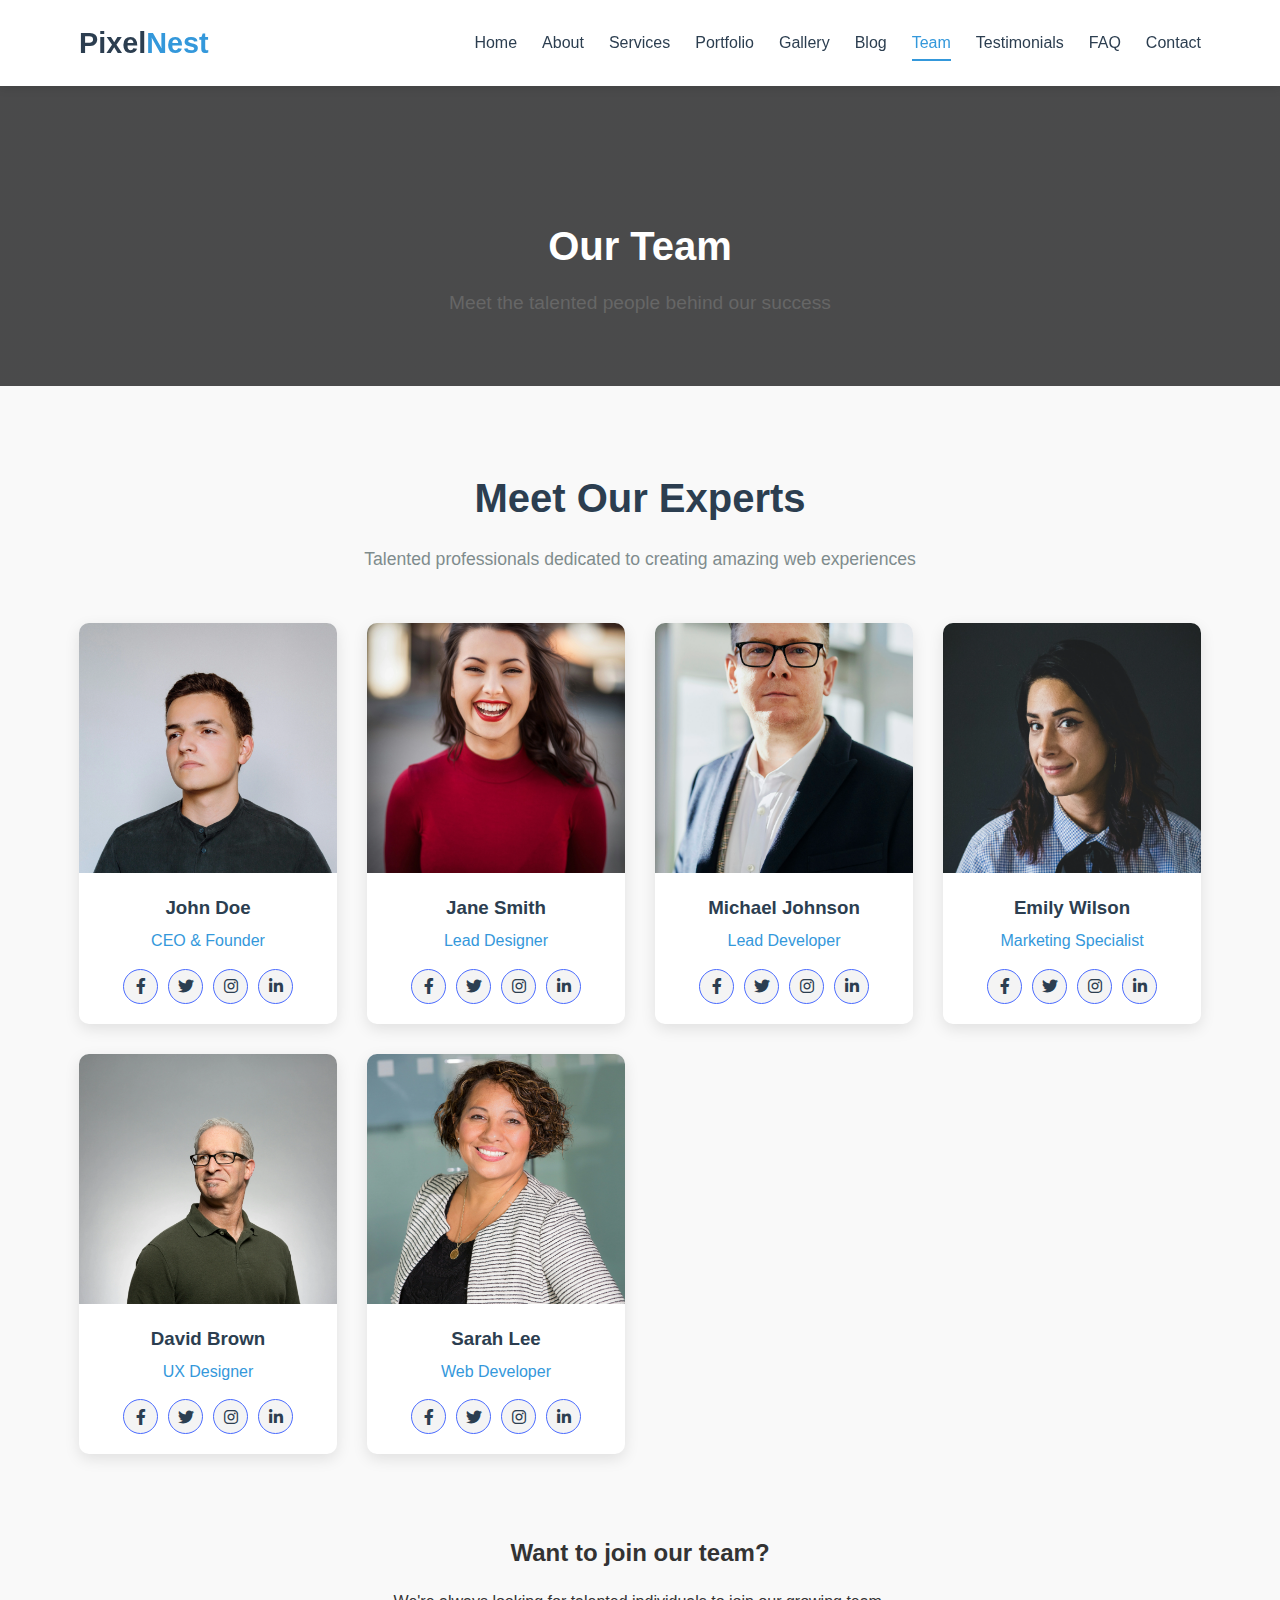
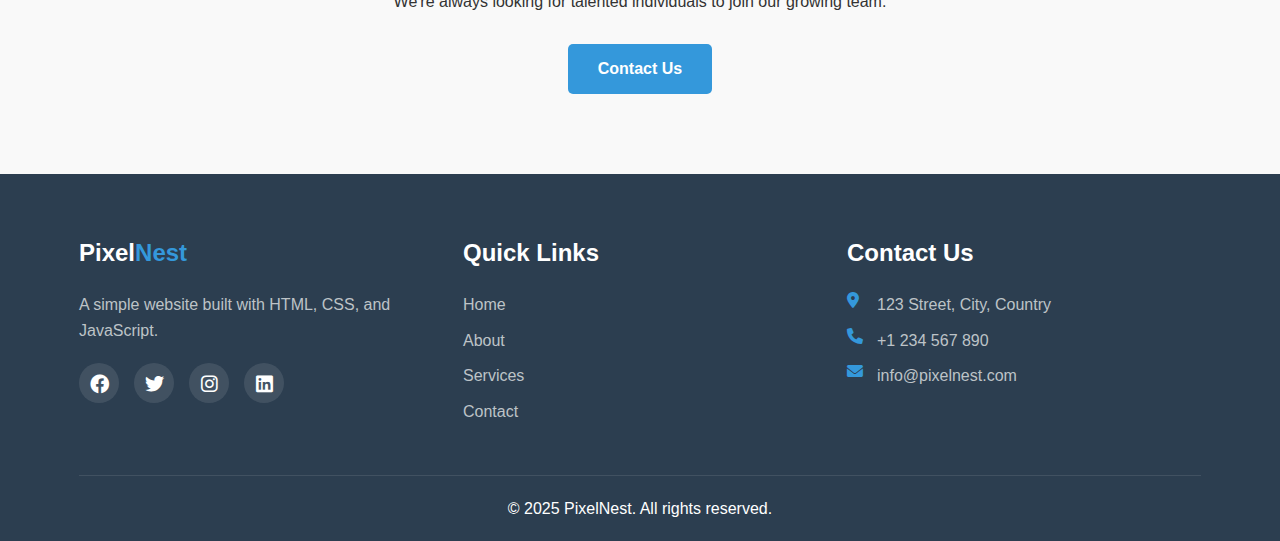
<file: team.html>
<!DOCTYPE html>
<html lang="en">
<head>
  <meta charset="UTF-8">
  <meta name="viewport" content="width=device-width, initial-scale=1.0">
  <title>Our Team - PixelNest</title>
  <link rel="stylesheet" href="assets/min.css/team.css">
  <link rel="stylesheet" href="styles.css">
  <script src="script.js" defer></script>
  <link rel="stylesheet" href="https://cdnjs.cloudflare.com/ajax/libs/font-awesome/6.0.0-beta3/css/all.min.css">
</head>
<body>
  <header>
    <div class="container">
      <a href="index.html" class="logo">Pixel<span>Nest</span></a>
      <button class="mobile-menu-btn"><i class="fas fa-bars"></i></button>
      <nav>
        <ul>
          <li><a href="index.html">Home</a></li>
          <li><a href="about.html">About</a></li>
          <li><a href="services.html">Services</a></li>
          <li><a href="portfolio.html">Portfolio</a></li>
          <li><a href="gallery.html">Gallery</a></li>
          <li><a href="blog.html">Blog</a></li>
          <li><a href="team.html" class="active">Team</a></li>
          <li><a href="testimonials.html">Testimonials</a></li>
          <li><a href="faq.html">FAQ</a></li>
          <li><a href="contact.html">Contact</a></li>
        </ul>
      </nav>
    </div>
  </header>

  <main>
    <section class="page-header">
      <div class="container">
        <h1>Our Team</h1>
        <p>Meet the talented people behind our success</p>
      </div>
    </section>

    <section class="page-content">
      <div class="container">
        <div class="section-title">
          <h2>Meet Our Experts</h2>
          <p>Talented professionals dedicated to creating amazing web experiences</p>
        </div>

        <div class="team-grid">
          <div class="team-member">
            <div class="member-image">
              <img src="assets/images/team1.webp" alt="John Doe" loading="lazy">
            </div>
            <div class="member-info">
              <h3>John Doe</h3>
              <p>CEO & Founder</p>
              <div class="member-social">
                <a href="#"><i class="fab fa-facebook-f"></i></a>
                <a href="#"><i class="fab fa-twitter"></i></a>
                <a href="#"><i class="fab fa-instagram"></i></a>
                <a href="#"><i class="fab fa-linkedin-in"></i></a>
              </div>
            </div>
          </div>

          <div class="team-member">
            <div class="member-image">
              <img src="assets/images/team2.webp" alt="Jane Smith" loading="lazy">
            </div>
            <div class="member-info">
              <h3>Jane Smith</h3>
              <p>Lead Designer</p>
              <div class="member-social">
                <a href="#"><i class="fab fa-facebook-f"></i></a>
                <a href="#"><i class="fab fa-twitter"></i></a>
                <a href="#"><i class="fab fa-instagram"></i></a>
                <a href="#"><i class="fab fa-linkedin-in"></i></a>
              </div>
            </div>
          </div>

          <div class="team-member">
            <div class="member-image">
              <img src="assets/images/team3.webp" alt="Michael Johnson" loading="lazy">
            </div>
            <div class="member-info">
              <h3>Michael Johnson</h3>
              <p>Lead Developer</p>
              <div class="member-social">
                <a href="#"><i class="fab fa-facebook-f"></i></a>
                <a href="#"><i class="fab fa-twitter"></i></a>
                <a href="#"><i class="fab fa-instagram"></i></a>
                <a href="#"><i class="fab fa-linkedin-in"></i></a>
              </div>
            </div>
          </div>

          <div class="team-member">
            <div class="member-image">
              <img src="assets/images/team4.webp" alt="Emily Wilson" loading="lazy">
            </div>
            <div class="member-info">
              <h3>Emily Wilson</h3>
              <p>Marketing Specialist</p>
              <div class="member-social">
                <a href="#"><i class="fab fa-facebook-f"></i></a>
                <a href="#"><i class="fab fa-twitter"></i></a>
                <a href="#"><i class="fab fa-instagram"></i></a>
                <a href="#"><i class="fab fa-linkedin-in"></i></a>
              </div>
            </div>
          </div>

          <div class="team-member">
            <div class="member-image">
              <img src="assets/images/team5.webp" alt="David Brown" loading="lazy">
            </div>
            <div class="member-info">
              <h3>David Brown</h3>
              <p>UX Designer</p>
              <div class="member-social">
                <a href="#"><i class="fab fa-facebook-f"></i></a>
                <a href="#"><i class="fab fa-twitter"></i></a>
                <a href="#"><i class="fab fa-instagram"></i></a>
                <a href="#"><i class="fab fa-linkedin-in"></i></a>
              </div>
            </div>
          </div>

          <div class="team-member">
            <div class="member-image">
              <img src="assets/images/team6.webp" alt="Sarah Lee" loading="lazy">
            </div>
            <div class="member-info">
              <h3>Sarah Lee</h3>
              <p>Web Developer</p>
              <div class="member-social">
                <a href="#"><i class="fab fa-facebook-f"></i></a>
                <a href="#"><i class="fab fa-twitter"></i></a>
                <a href="#"><i class="fab fa-instagram"></i></a>
                <a href="#"><i class="fab fa-linkedin-in"></i></a>
              </div>
            </div>
          </div>
        </div>

        <div class="cta-section">
          <h2>Want to join our team?</h2>
          <p>We're always looking for talented individuals to join our growing team.</p>
          <a href="contact.html" class="btn primary-btn">Contact Us</a>
        </div>
      </div>
    </section>
  </main>

  <footer>
    <div class="container">
      <div class="footer-content">
        <div class="footer-column">
          <h3>Pixel<span>Nest</span></h3>
          <p>A simple website built with HTML, CSS, and JavaScript.</p>
          <div class="social-links">
            <a href="#"><i class="fab fa-facebook"></i></a>
            <a href="#"><i class="fab fa-twitter"></i></a>
            <a href="#"><i class="fab fa-instagram"></i></a>
            <a href="#"><i class="fab fa-linkedin"></i></a>
          </div>
        </div>
        <div class="footer-column">
          <h3>Quick Links</h3>
          <ul>
            <li><a href="index.html">Home</a></li>
            <li><a href="about.html">About</a></li>
            <li><a href="services.html">Services</a></li>
            <li><a href="contact.html">Contact</a></li>
          </ul>
        </div>
        <div class="footer-column">
          <h3>Contact Us</h3>
          <ul class="contact-info">
            <li><i class="fas fa-map-marker-alt"></i> 123 Street, City, Country</li>
            <li><i class="fas fa-phone"></i> +1 234 567 890</li>
            <li><i class="fas fa-envelope"></i> info@pixelnest.com</li>
          </ul>
        </div>
      </div>
      <div class="footer-bottom">
        <p>&copy; 2025 PixelNest. All rights reserved.</p>
      </div>
    </div>
  </footer>
</body>
</html>
</file>
<file: styles.css>
/* Base styles */
* {
    margin: 0;
    padding: 0;
    box-sizing: border-box;
  }
  
  body {
    font-family: 'Segoe UI', Tahoma, Geneva, Verdana, sans-serif;
    line-height: 1.6;
    color: #333;
    background-color: #f9f9f9;
  }
  
  a {
    text-decoration: none;
    color: #3498db;
  }
  
  ul {
    list-style: none;
  }
  
  img {
    max-width: 100%;
  }
  
  .container {
    width: 90%;
    max-width: 1200px;
    margin: 0 auto;
    padding: 0 15px;
  }
  
  .btn {
    display: inline-block;
    padding: 12px 30px;
    border-radius: 5px;
    font-weight: 600;
    transition: all 0.3s ease;
    cursor: pointer;
  }
  
  .primary-btn {
    background-color: #3498db;
    color: white;
  }
  
  .primary-btn:hover {
    background-color: #2980b9;
  }
  
  .secondary-btn {
    background-color: transparent;
    border: 2px solid #3498db;
    color: #3498db;
  }
  
  .secondary-btn:hover {
    background-color: #3498db;
    color: white;
  }
  
  .section-title {
    text-align: center;
    margin-bottom: 50px;
  }
  
  .section-title h2 {
    font-size: 2.5rem;
    margin-bottom: 15px;
    color: #2c3e50;
  }
  
  .section-title p {
    color: #7f8c8d;
    font-size: 1.1rem;
  }
  
  /* Header */
  header {
    background-color: white;
    box-shadow: 0 2px 10px rgba(0, 0, 0, 0.1);
    position: sticky;
    top: 0;
    z-index: 100;
  }
  
  header .container {
    display: flex;
    justify-content: space-between;
    align-items: center;
    padding: 20px 15px;
  }
  
  .logo {
    font-size: 1.8rem;
    font-weight: 700;
    color: #2c3e50;
  }
  
  .logo span {
    color: #3498db;
  }
  
  nav ul {
    display: flex;
  }
  
  nav ul li {
    margin-left: 25px;
  }
  
  nav ul li a {
    color: #2c3e50;
    font-weight: 500;
    padding: 10px 0;
    transition: color 0.3s;
    position: relative;
  }
  
  nav ul li a:hover, 
  nav ul li a.active {
    color: #3498db;
  }
  
  nav ul li a.active::after {
    content: '';
    position: absolute;
    left: 0;
    bottom: 0;
    width: 100%;
    height: 2px;
    background-color: #3498db;
  }
  
  .mobile-menu-btn {
    display: none;
    background: none;
    border: none;
    color: #2c3e50;
    font-size: 1.5rem;
    cursor: pointer;
  }
  
  /* Hero Section */
  .hero {
    background-image: linear-gradient(rgba(0, 0, 0, 0.7), rgba(0, 0, 0, 0.7)), url('https://images.unsplash.com/photo-1499951360447-b19be8fe80f5');
    background-size: cover;
    background-position: center;
    height: 500px;
    display: flex;
    align-items: center;
    justify-content: center;
    text-align: center;
    color: white;
    padding: 0 20px;
  }
  
  .hero-content {
    max-width: 800px;
  }
  
  .hero h1 {
    font-size: 3rem;
    margin-bottom: 20px;
  }
  
  .hero p {
    font-size: 1.2rem;
    margin-bottom: 30px;
  }
  
  .hero-buttons {
    display: flex;
    justify-content: center;
    gap: 20px;
  }
  
  /* Features Section */
  .features {
    padding: 80px 0;
  }
  
  .features-grid {
    display: grid;
    grid-template-columns: repeat(auto-fit, minmax(300px, 1fr));
    gap: 30px;
  }
  
  .feature-card {
    background-color: white;
    padding: 30px;
    border-radius: 10px;
    box-shadow: 0 5px 15px rgba(0, 0, 0, 0.1);
    text-align: center;
    transition: transform 0.3s ease;
  }
  
  .feature-card:hover {
    transform: translateY(-10px);
  }
  
  .feature-icon {
    width: 70px;
    height: 70px;
    background-color: #3498db;
    color: white;
    border-radius: 50%;
    display: flex;
    align-items: center;
    justify-content: center;
    margin: 0 auto 20px;
    font-size: 1.8rem;
  }
  
  .feature-card h3 {
    font-size: 1.5rem;
    margin-bottom: 15px;
    color: #2c3e50;
  }
  
  .feature-card p {
    color: #7f8c8d;
  }
  
  /* About Preview Section */
  .about-preview {
    padding: 80px 0;
    background-color: #f4f4f4;
  }
  
  .about-content {
    display: grid;
    grid-template-columns: 1fr 1fr;
    gap: 50px;
    align-items: center;
  }
  
  .about-text h2 {
    font-size: 2.5rem;
    margin-bottom: 20px;
    color: #2c3e50;
  }
  
  .about-text p {
    margin-bottom: 20px;
    color: #7f8c8d;
  }
  
  .about-image img {
    border-radius: 10px;
    box-shadow: 0 5px 15px rgba(0, 0, 0, 0.1);
  }
  
  /* CTA Section */
  .cta {
    padding: 80px 0;
    background-color: #3498db;
    color: white;
    text-align: center;
  }
  
  .cta h2 {
    font-size: 2.5rem;
    margin-bottom: 20px;
  }
  
  .cta p {
    margin-bottom: 30px;
    font-size: 1.2rem;
  }
  
  .cta .primary-btn {
    background-color: white;
    color: #3498db;
  }
  
  .cta .primary-btn:hover {
    background-color: #f4f4f4;
  }
  
  /* Footer */
  footer {
    background-color: #2c3e50;
    color: white;
    padding: 60px 0 0;
  }
  
  .footer-content {
    display: grid;
    grid-template-columns: repeat(auto-fit, minmax(250px, 1fr));
    gap: 30px;
    margin-bottom: 40px;
  }
  
  .footer-column h3 {
    font-size: 1.5rem;
    margin-bottom: 20px;
  }
  
  .footer-column h3 span {
    color: #3498db;
  }
  
  .footer-column p {
    margin-bottom: 20px;
    color: #bdc3c7;
  }
  
  .social-links {
    display: flex;
    gap: 15px;
  }
  
  .social-links a {
    display: flex;
    align-items: center;
    justify-content: center;
    width: 40px;
    height: 40px;
    background-color: rgba(255, 255, 255, 0.1);
    border-radius: 50%;
    color: white;
    transition: all 0.3s ease;
  }
  
  .social-links a:hover {
    background-color: #3498db;
  }
  
  .footer-column ul li {
    margin-bottom: 10px;
  }
  
  .footer-column ul li a {
    color: #bdc3c7;
    transition: color 0.3s;
  }
  
  .footer-column ul li a:hover {
    color: #3498db;
  }
  
  .contact-info li {
    display: flex;
    align-items: flex-start;
    margin-bottom: 15px;
    color: #bdc3c7;
  }
  
  .contact-info i {
    margin-right: 10px;
    color: #3498db;
  }
  
  .footer-bottom {
    text-align: center;
    padding: 20px 0;
    border-top: 1px solid rgba(255, 255, 255, 0.1);
  }
  
  /* Responsive Styles */
  @media (max-width: 991px) {
    .hero h1 {
      font-size: 2.5rem;
    }
    
    .about-content {
      grid-template-columns: 1fr;
    }
    
    .about-image {
      order: -1;
    }
  }
  
  @media (max-width: 768px) {
    .mobile-menu-btn {
      display: block;
    }
    
    nav {
      position: absolute;
      top: 100%;
      left: 0;
      width: 100%;
      background-color: white;
      box-shadow: 0 10px 15px rgba(0, 0, 0, 0.1);
      padding: 20px 0;
      clip-path: polygon(0 0, 100% 0, 100% 0, 0 0);
      transition: clip-path 0.4s ease;
    }
    
    nav.show {
      clip-path: polygon(0 0, 100% 0, 100% 100%, 0 100%);
    }
    
    nav ul {
      flex-direction: column;
      gap: 0;
    }
    
    nav ul li {
      margin: 0;
    }
    
    nav ul li a {
      display: block;
      padding: 12px 25px;
    }
    
    nav ul li a.active::after {
      display: none;
    }
    
    nav ul li a.active {
      background-color: #3498db;
      color: white;
    }
    
    .hero-buttons {
      flex-direction: column;
      gap: 15px;
    }
    
    .hero-buttons .btn {
      width: 100%;
    }
    
    .section-title h2 {
      font-size: 2rem;
    }
  }
  
  @media (max-width: 576px) {
    .hero {
      height: 400px;
    }
    
    .hero h1 {
      font-size: 2rem;
    }
    
    .features-grid {
      grid-template-columns: 1fr;
    }
  }
  
  /* Page specific styles for other pages */
  /* For about.html */
  .page-header {
    background-image: linear-gradient(rgba(0, 0, 0, 0.7), rgba(0, 0, 0, 0.7)), url('https://images.unsplash.com/photo-1499951360447-b19be8fe80f5');
    background-size: cover;
    background-position: center;
    height: 300px;
    display: flex;
    align-items: center;
    justify-content: center;
    text-align: center;
    color: white;
  }
  
  .page-header h1 {
    font-size: 2.5rem;
    margin-bottom: 10px;
  }
  
  .page-content {
    padding: 80px 0;
  }
  
  /* For contact.html */
  .contact-form {
    background-color: white;
    padding: 30px;
    border-radius: 10px;
    box-shadow: 0 5px 15px rgba(0, 0, 0, 0.1);
  }
  
  .form-group {
    margin-bottom: 20px;
  }
  
  .form-group label {
    display: block;
    margin-bottom: 8px;
    font-weight: 500;
  }
  
  .form-control {
    width: 100%;
    padding: 12px 15px;
    border: 1px solid #ddd;
    border-radius: 5px;
    font-size: 1rem;
  }
  
  textarea.form-control {
    resize: vertical;
    min-height: 150px;
  }
  
  /* For gallery.html */
  .image-grid {
    display: grid;
    grid-template-columns: repeat(auto-fill, minmax(280px, 1fr));
    gap: 20px;
  }
  
  .image-item {
    position: relative;
    overflow: hidden;
    border-radius: 10px;
    height: 250px;
  }
  
  .image-item img {
    width: 100%;
    height: 100%;
    object-fit: cover;
    transition: transform 0.3s ease;
  }
  
  .image-item:hover img {
    transform: scale(1.1);
  }
  
  /* For faq.html */
  .faq-item {
    background-color: white;
    margin-bottom: 15px;
    border-radius: 5px;
    overflow: hidden;
    box-shadow: 0 3px 10px rgba(0, 0, 0, 0.1);
  }
  
  .faq-question {
    padding: 20px;
    background-color: #f4f4f4;
    cursor: pointer;
    display: flex;
    justify-content: space-between;
    align-items: center;
    font-weight: 600;
  }
  
  .faq-question i {
    transition: transform 0.3s ease;
  }
  
  .faq-item.active .faq-question i {
    transform: rotate(180deg);
  }
  
  .faq-answer {
    padding: 0 20px;
    max-height: 0;
    overflow: hidden;
    transition: max-height 0.3s ease, padding 0.3s ease;
  }
  
  .faq-item.active .faq-answer {
    padding: 20px;
    max-height: 1000px;
  }
  
  /* For testimonials.html */
  .testimonials-grid {
    display: grid;
    grid-template-columns: repeat(auto-fill, minmax(300px, 1fr));
    gap: 30px;
  }
  
  .testimonial {
    background-color: white;
    padding: 30px;
    border-radius: 10px;
    box-shadow: 0 5px 15px rgba(0, 0, 0, 0.1);
    position: relative;
  }
  
  .testimonial::before {
    content: "\201C";
    position: absolute;
    top: 20px;
    left: 20px;
    font-size: 5rem;
    color: rgba(52, 152, 219, 0.1);
    font-family: serif;
  }
  
  .testimonial-content {
    margin-bottom: 20px;
    position: relative;
    z-index: 1;
  }
  
  .testimonial-author {
    display: flex;
    align-items: center;
  }
  
  .author-image {
    width: 60px;
    height: 60px;
    border-radius: 50%;
    overflow: hidden;
    margin-right: 15px;
  }
  
  .author-image img {
    width: 100%;
    height: 100%;
    object-fit: cover;
  }
  
  .author-info h4 {
    margin-bottom: 5px;
  }
  
  .author-info p {
    color: #7f8c8d;
    font-size: 0.9rem;
  }
  
  /* For team.html */
  .team-grid {
    display: grid;
    grid-template-columns: repeat(auto-fill, minmax(250px, 1fr));
    gap: 30px;
  }
  
  .team-member {
    background-color: white;
    border-radius: 10px;
    overflow: hidden;
    box-shadow: 0 5px 15px rgba(0, 0, 0, 0.1);
    transition: transform 0.3s ease;
  }
  
  .team-member:hover {
    transform: translateY(-10px);
  }
  
  .member-image {
    height: 250px;
    overflow: hidden;
  }
  
  .member-image img {
    width: 100%;
    height: 100%;
    object-fit: cover;
    transition: transform 0.3s ease;
  }
  
  .team-member:hover .member-image img {
    transform: scale(1.1);
  }
  
  .member-info {
    padding: 20px;
    text-align: center;
  }
  
  .member-info h3 {
    margin-bottom: 5px;
    color: #2c3e50;
  }
  
  .member-info p {
    color: #3498db;
    margin-bottom: 15px;
  }
  
  .member-social {
    display: flex;
    justify-content: center;
    gap: 10px;
  }
  
  .member-social a {
    display: flex;
    align-items: center;
    justify-content: center;
    width: 35px;
    height: 35px;
    background-color: #f4f4f4;
    border-radius: 50%;
    color: #2c3e50;
    transition: all 0.3s ease;
  }
  
  .member-social a:hover {
    background-color: #3498db;
    color: white;
  }
  
  /* For blog.html */
  .blog-grid {
    display: grid;
    grid-template-columns: repeat(auto-fill, minmax(300px, 1fr));
    gap: 30px;
  }
  
  .blog-card {
    background-color: white;
    border-radius: 10px;
    overflow: hidden;
    box-shadow: 0 5px 15px rgba(0, 0, 0, 0.1);
    transition: transform 0.3s ease;
  }
  
  .blog-card:hover {
    transform: translateY(-10px);
  }
  
  .blog-image {
    height: 200px;
    overflow: hidden;
  }
  
  .blog-image img {
    width: 100%;
    height: 100%;
    object-fit: cover;
    transition: transform 0.3s ease;
  }
  
  .blog-card:hover .blog-image img {
    transform: scale(1.1);
  }
  
  .blog-content {
    padding: 20px;
  }
  
  .blog-date {
    color: #7f8c8d;
    font-size: 0.9rem;
    margin-bottom: 10px;
  }
  
  .blog-content h3 {
    margin-bottom: 10px;
    color: #2c3e50;
  }
  
  .blog-content p {
    color: #7f8c8d;
    margin-bottom: 15px;
  }
  
  /* For services.html */
  .service-card {
    background-color: white;
    padding: 30px;
    border-radius: 10px;
    box-shadow: 0 5px 15px rgba(0, 0, 0, 0.1);
    text-align: center;
    transition: transform 0.3s ease;
  }
  
  .service-card:hover {
    transform: translateY(-10px);
  }
  
  .service-icon {
    width: 80px;
    height: 80px;
    background-color: rgba(52, 152, 219, 0.1);
    color: #3498db;
    border-radius: 50%;
    display: flex;
    align-items: center;
    justify-content: center;
    margin: 0 auto 20px;
    font-size: 2rem;
  }
  
  .service-card h3 {
    font-size: 1.5rem;
    margin-bottom: 15px;
    color: #2c3e50;
  }
  
  .service-card p {
    color: #7f8c8d;
    margin-bottom: 20px;
  }
  
  /* For portfolio.html */
  .portfolio-filter {
    display: flex;
    justify-content: center;
    flex-wrap: wrap;
    gap: 10px;
    margin-bottom: 30px;
  }
  
  .filter-btn {
    padding: 10px 20px;
    background-color: #f4f4f4;
    color: #2c3e50;
    border: none;
    border-radius: 5px;
    cursor: pointer;
    transition: all 0.3s ease;
  }
  
  .filter-btn.active,
  .filter-btn:hover {
    background-color: #3498db;
    color: white;
  }
  
  .portfolio-grid {
    display: grid;
    grid-template-columns: repeat(auto-fill, minmax(300px, 1fr));
    gap: 30px;
  }
  
  .portfolio-item {
    position: relative;
    border-radius: 10px;
    overflow: hidden;
    height: 250px;
  }
  
  .portfolio-item img {
    width: 100%;
    height: 100%;
    object-fit: cover;
    transition: transform 0.3s ease;
  }
  
  .portfolio-overlay {
    position: absolute;
    top: 0;
    left: 0;
    width: 100%;
    height: 100%;
    background-color: rgba(52, 152, 219, 0.9);
    display: flex;
    flex-direction: column;
    align-items: center;
    justify-content: center;
    opacity: 0;
    transition: opacity 0.3s ease;
    color: white;
    padding: 20px;
    text-align: center;
  }
  
  .portfolio-item:hover img {
    transform: scale(1.1);
  }
  
  .portfolio-item:hover .portfolio-overlay {
    opacity: 1;
  }
  
  .portfolio-overlay h3 {
    margin-bottom: 10px;
  }
  
  .portfolio-overlay p {
    margin-bottom: 15px;
  }
</file>
<file: assets/min.css/gallery.css>
*{margin:0;padding:0;box-sizing:border-box}body{font-family:'Segoe UI',Tahoma,Geneva,Verdana,sans-serif;line-height:1.6;color:#333}.container{width:90%;max-width:1200px;margin:0 auto}.logo{font-size:1.8rem;font-weight:700;text-decoration:none;color:#333}.logo span{color:#3498db}.mobile-menu-btn{display:none;background:none;border:none;font-size:1.5rem;cursor:pointer}nav ul{display:flex;list-style:none}nav ul li a{display:block;padding:1rem;text-decoration:none;color:#333;transition:color .3s}nav ul li a:hover,nav ul li a.active{color:#3498db}.page-header{padding:4rem 0;text-align:center;background:#f8f9fa}.page-header h1{font-size:2.5rem;margin-bottom:1rem}.page-content{padding:3rem 0}.section-title{text-align:center;margin-bottom:2rem}.section-title h2{font-size:2rem;margin-bottom:.5rem}.image-grid{display:grid;grid-template-columns:repeat(auto-fill,minmax(280px,1fr));gap:20px}.image-item{position:relative;overflow:hidden;border-radius:10px;height:250px}.image-item img{width:100%;height:100%;object-fit:cover;transition:transform .3s ease}.image-item:hover img{transform:scale(1.1)}footer{background:#2c3e50;color:#ecf0f1;padding:3rem 0}.footer-content{display:grid;grid-template-columns:repeat(auto-fit,minmax(250px,1fr));gap:2rem;margin-bottom:2rem}.footer-column h3{font-size:1.3rem;margin-bottom:1rem;color:#ecf0f1}.footer-column h3 span{color:#3498db}.footer-column p{margin-bottom:1rem}.social-links{display:flex;gap:1rem}.social-links a{color:#ecf0f1;font-size:1.2rem}.footer-column ul{list-style:none}.footer-column ul li{margin-bottom:.5rem}.footer-column ul li a{color:#bdc3c7;text-decoration:none;transition:color .3s}.footer-column ul li a:hover{color:#3498db}.contact-info li{display:flex;align-items:center;margin-bottom:.5rem}.contact-info i{margin-right:.5rem;width:20px}.footer-bottom{text-align:center;padding-top:1.5rem;border-top:1px solid rgba(255,255,255,.1)}@media (max-width:768px){.mobile-menu-btn{display:block}nav{display:none;position:absolute;top:100%;left:0;width:100%;background:#fff;box-shadow:0 2px 5px rgba(0,0,0,.1)}nav ul{flex-direction:column}nav.active{display:block}}
</file>
<file: assets/min.css/portfolio.css>
*{margin:0;padding:0;box-sizing:border-box}body{font-family:'Arial',sans-serif;line-height:1.6;color:#333}.container{width:90%;max-width:1200px;margin:0 auto}a{text-decoration:none;color:inherit}header{background:#fff;box-shadow:0 2px 10px rgba(0,0,0,.1);position:fixed;width:100%;z-index:1000}.logo{font-size:1.5rem;font-weight:700}.logo span{color:#4a6bff}nav ul{display:flex;list-style:none}nav ul li{margin-left:1.5rem}nav ul li a{padding:.5rem 0;position:relative}nav ul li a:after{content:'';position:absolute;bottom:0;left:0;width:0;height:2px;background:#4a6bff;transition:width .3s}nav ul li a:hover:after{width:100%}.mobile-menu-btn{display:none;background:none;border:none;font-size:1.5rem;cursor:pointer}.page-header{padding:120px 0 60px;text-align:center;background:#f8f9fa}.page-header h1{font-size:2.5rem;margin-bottom:1rem}.page-header p{font-size:1.2rem;color:#666}.section-title{margin-bottom:2rem;text-align:center}.section-title h2{font-size:2rem;margin-bottom:.5rem}.portfolio-filter{display:flex;justify-content:center;margin-bottom:2rem;flex-wrap:wrap}.filter-btn{padding:.5rem 1rem;margin:.5rem;background:#f1f1f1;border:none;border-radius:4px;cursor:pointer;transition:all .3s}.filter-btn:hover{background:#ddd}.filter-btn.active{background:#4a6bff;color:#fff}.portfolio-grid{display:grid;grid-template-columns:repeat(auto-fill,minmax(300px,1fr));gap:1.5rem}.portfolio-item{position:relative;border-radius:8px;overflow:hidden;box-shadow:0 4px 6px rgba(0,0,0,.1)}.portfolio-item img{width:100%;height:250px;object-fit:cover;display:block;transition:transform .3s}.portfolio-overlay{position:absolute;bottom:-100%;left:0;width:100%;padding:1.5rem;background:rgba(0,0,0,.8);color:#fff;transition:bottom .3s}.portfolio-item:hover .portfolio-overlay{bottom:0}.portfolio-item:hover img{transform:scale(1.05)}.btn{padding:.7rem 1.5rem;border-radius:4px;font-weight:600;display:inline-block;transition:all .3s}.primary-btn{background:#4a6bff;color:#fff}.primary-btn:hover{background:#3a5bef}.secondary-btn{background:transparent;color:#fff;border:2px solid #fff}.secondary-btn:hover{background:#fff;color:#333}.cta-section{margin-top:50px;text-align:center}.cta-section p{margin-bottom:30px}footer{background:#2c3e50;color:#fff;padding:3rem 0}.footer-content{display:grid;grid-template-columns:repeat(auto-fit,minmax(250px,1fr));gap:2rem;margin-bottom:2rem}.footer-column h3{margin-bottom:1rem;font-size:1.3rem}.footer-column h3 span{color:#4a6bff}.footer-column p{margin-bottom:1rem}.social-links{display:flex;gap:1rem}.social-links a{color:#fff;font-size:1.2rem}.footer-column ul{list-style:none}.footer-column ul li{margin-bottom:.5rem}.footer-column ul li a{transition:color .3s}.footer-column ul li a:hover{color:#4a6bff}.contact-info li{display:flex;align-items:center;margin-bottom:.5rem}.contact-info i{margin-right:.5rem;width:20px}.footer-bottom{text-align:center;padding-top:1.5rem;border-top:1px solid rgba(255,255,255,.1)}@media (max-width:768px){.mobile-menu-btn{display:block}nav{position:fixed;top:70px;left:-100%;width:80%;height:calc(100vh - 70px);background:#fff;box-shadow:2px 0 5px rgba(0,0,0,.1);transition:left .3s}nav.active{left:0}nav ul{flex-direction:column;padding:1rem}nav ul li{margin:0;padding:.5rem 0}}
</file>
<file: assets/min.css/team.css>
*{margin:0;padding:0;box-sizing:border-box}body{font-family:'Arial',sans-serif;line-height:1.6;color:#333}.container{width:90%;max-width:1200px;margin:0 auto}a{text-decoration:none;color:inherit}header{background:#fff;box-shadow:0 2px 10px rgba(0,0,0,.1);position:fixed;width:100%;z-index:1000}.logo{font-size:1.5rem;font-weight:700}.logo span{color:#4a6bff}nav ul{display:flex;list-style:none}nav ul li{margin-left:1.5rem}nav ul li a{padding:.5rem 0;position:relative}nav ul li a:after{content:'';position:absolute;bottom:0;left:0;width:0;height:2px;background:#4a6bff;transition:width .3s}nav ul li a:hover:after{width:100%}.mobile-menu-btn{display:none;background:none;border:none;font-size:1.5rem;cursor:pointer}.page-header{padding:120px 0 60px;text-align:center;background:#f8f9fa}.page-header h1{font-size:2.5rem;margin-bottom:1rem}.page-header p{font-size:1.2rem;color:#666}.section-title{margin-bottom:2rem;text-align:center}.section-title h2{font-size:2rem;margin-bottom:.5rem}.team-grid{display:grid;grid-template-columns:repeat(auto-fill,minmax(280px,1fr));gap:2rem}.team-member{background:#fff;border-radius:8px;overflow:hidden;box-shadow:0 4px 6px rgba(0,0,0,.1);transition:transform .3s}.team-member:hover{transform:translateY(-5px)}.member-image img{width:100%;height:300px;object-fit:cover;display:block}.member-info{padding:1.5rem;text-align:center}.member-info h3{margin-bottom:.5rem}.member-info p{color:#666;margin-bottom:1rem}.member-social{display:flex;justify-content:center;gap:1rem}.member-social a{color:#4a6bff;width:35px;height:35px;border-radius:50%;display:flex;align-items:center;justify-content:center;border:1px solid #4a6bff;transition:all .3s}.member-social a:hover{background:#4a6bff;color:#fff}.btn{padding:.7rem 1.5rem;border-radius:4px;font-weight:600;display:inline-block;transition:all .3s}.primary-btn{background:#4a6bff;color:#fff}.primary-btn:hover{background:#3a5bef}.cta-section{margin-top:80px;text-align:center}.cta-section h2{margin-bottom:1rem}.cta-section p{margin-bottom:30px}footer{background:#2c3e50;color:#fff;padding:3rem 0}.footer-content{display:grid;grid-template-columns:repeat(auto-fit,minmax(250px,1fr));gap:2rem;margin-bottom:2rem}.footer-column h3{margin-bottom:1rem;font-size:1.3rem}.footer-column h3 span{color:#4a6bff}.footer-column p{margin-bottom:1rem}.social-links{display:flex;gap:1rem}.social-links a{color:#fff;font-size:1.2rem}.footer-column ul{list-style:none}.footer-column ul li{margin-bottom:.5rem}.footer-column ul li a{transition:color .3s}.footer-column ul li a:hover{color:#4a6bff}.contact-info li{display:flex;align-items:center;margin-bottom:.5rem}.contact-info i{margin-right:.5rem;width:20px}.footer-bottom{text-align:center;padding-top:1.5rem;border-top:1px solid rgba(255,255,255,.1)}@media (max-width:768px){.mobile-menu-btn{display:block}nav{position:fixed;top:70px;left:-100%;width:80%;height:calc(100vh - 70px);background:#fff;box-shadow:2px 0 5px rgba(0,0,0,.1);transition:left .3s}nav.active{left:0}nav ul{flex-direction:column;padding:1rem}nav ul li{margin:0;padding:.5rem 0}}
</file>
